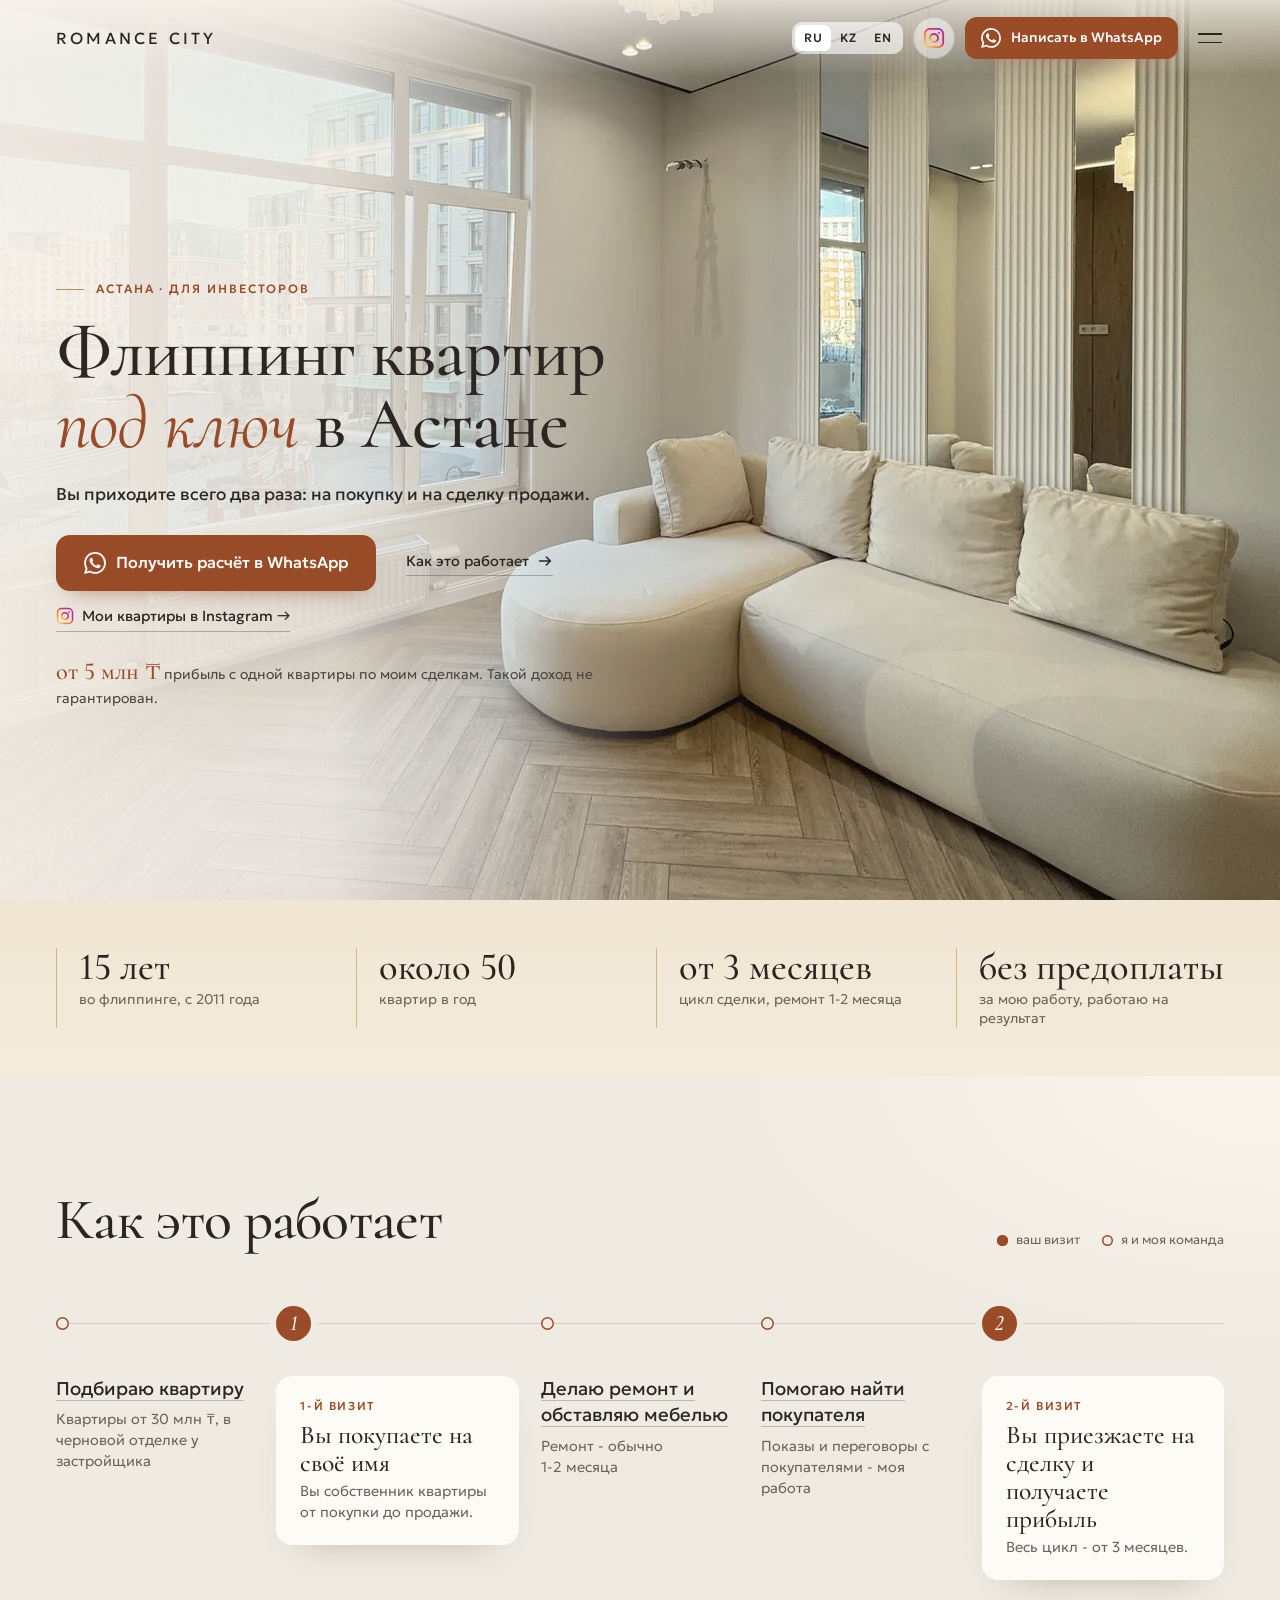
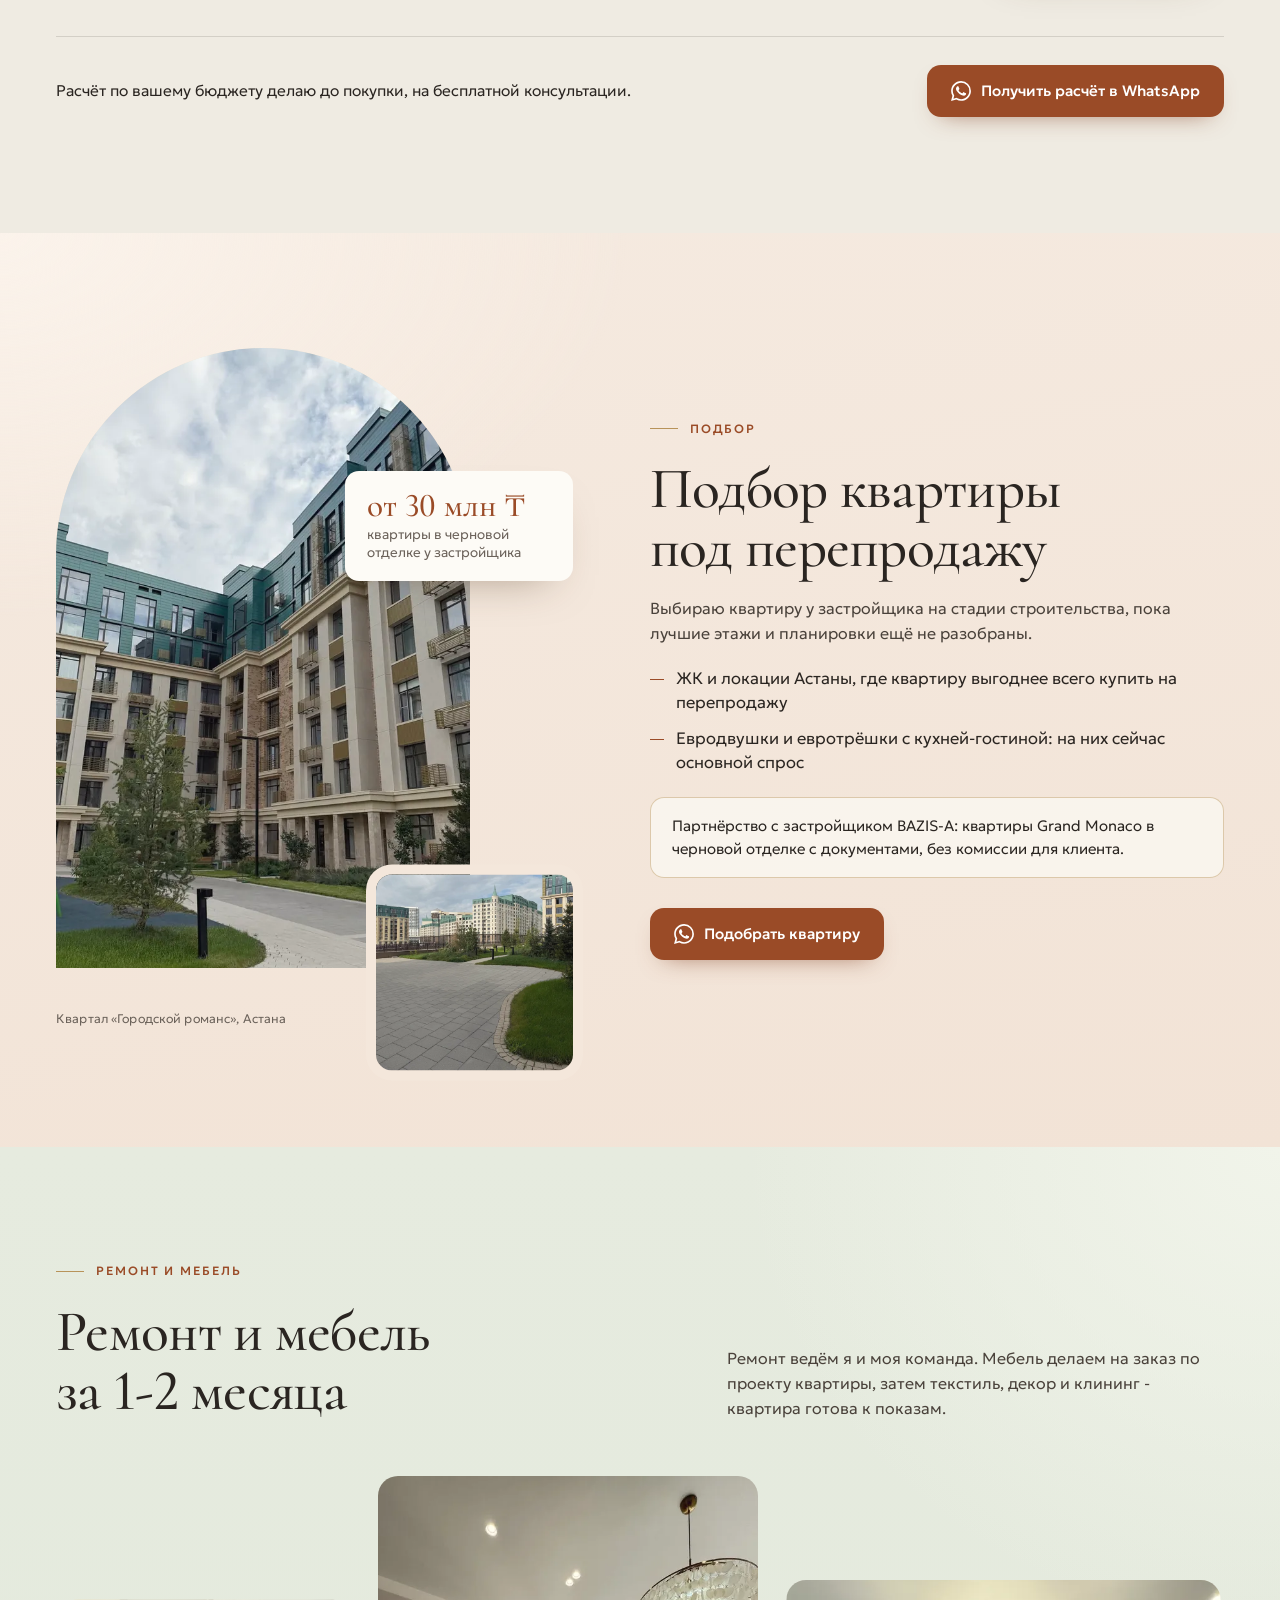
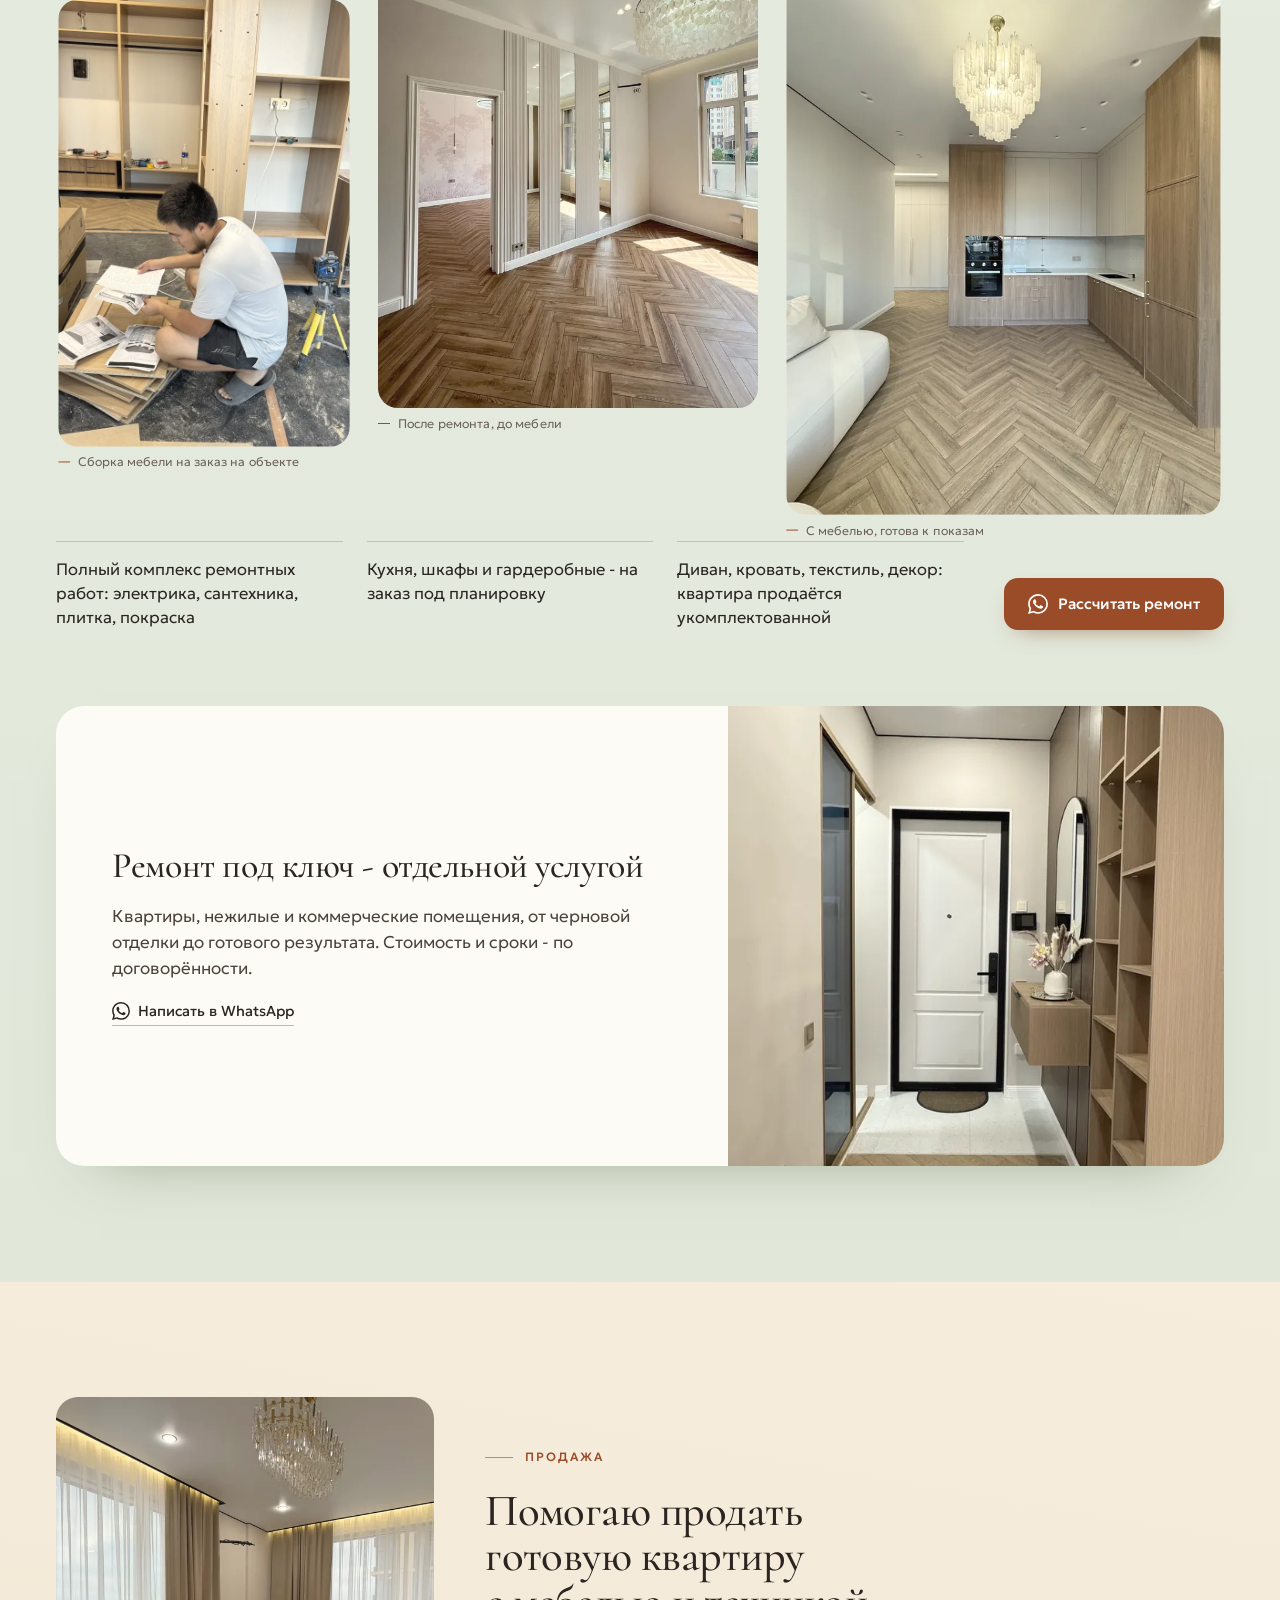
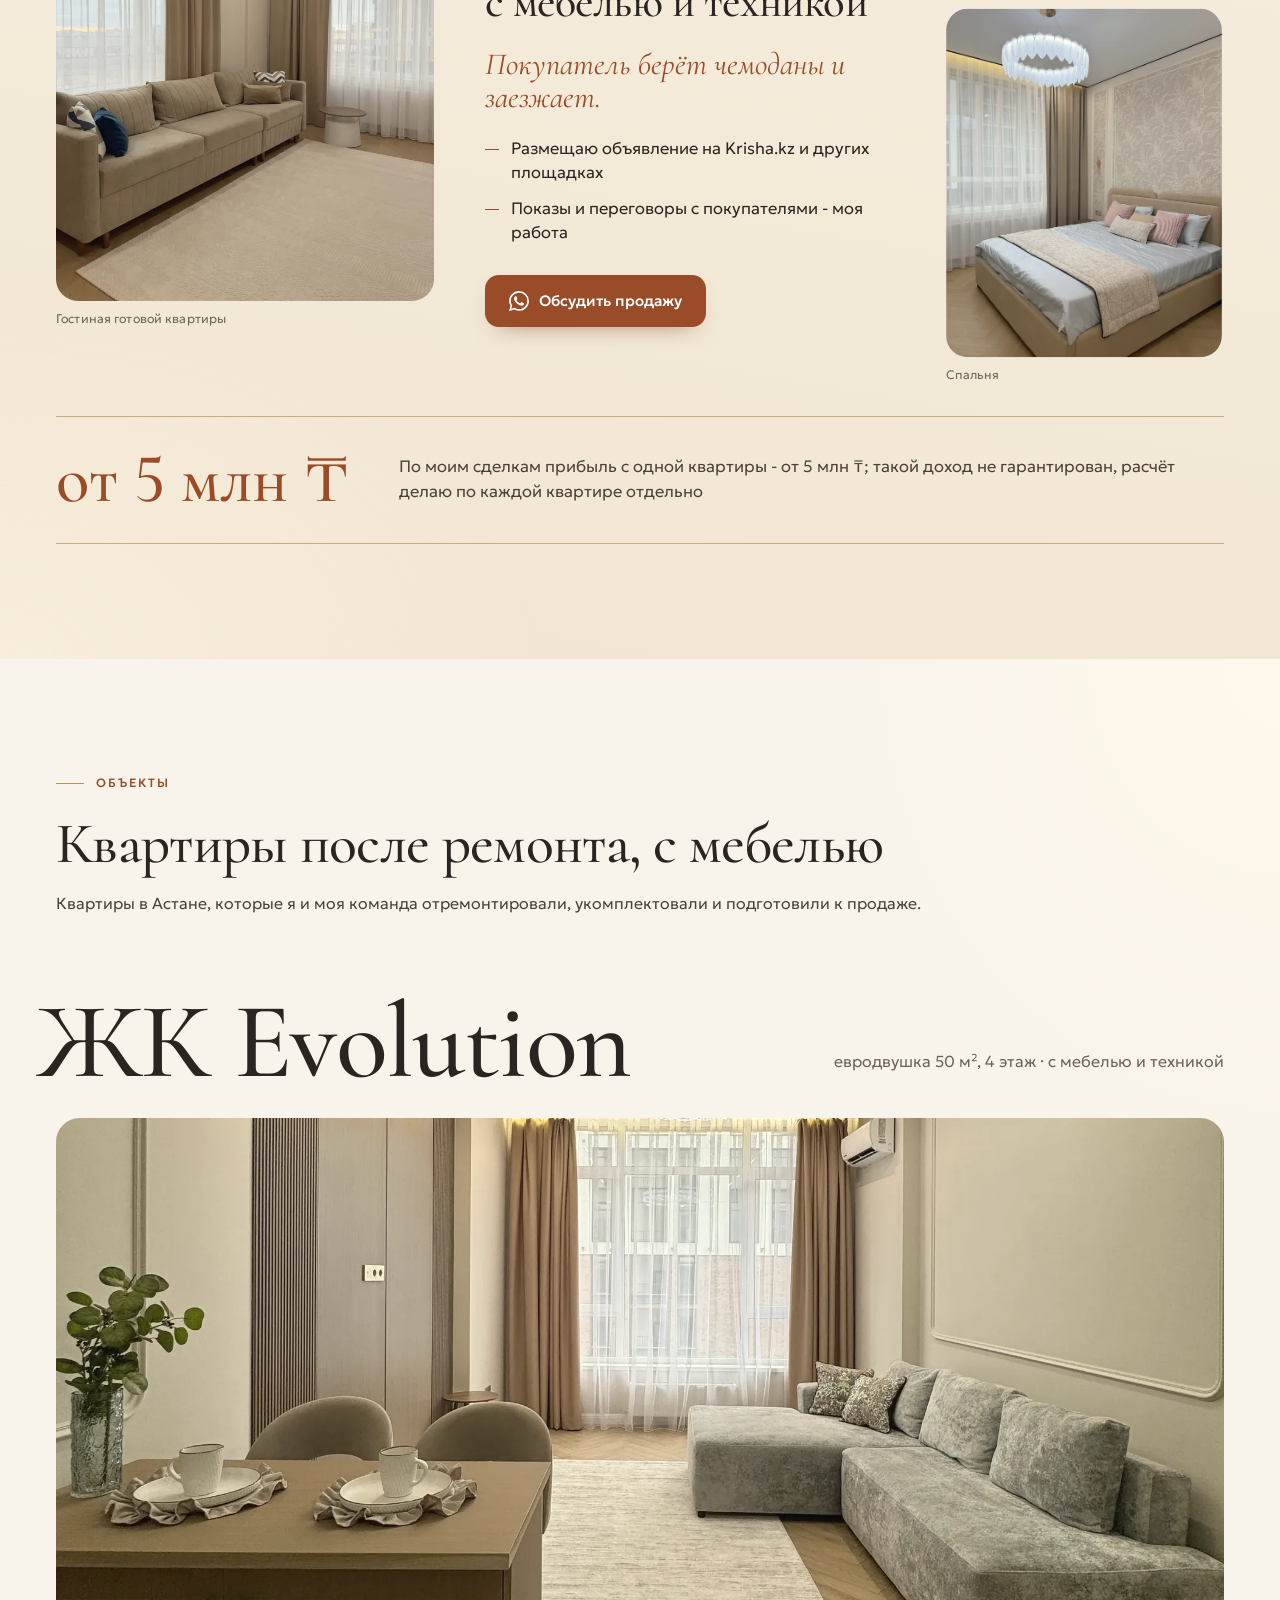
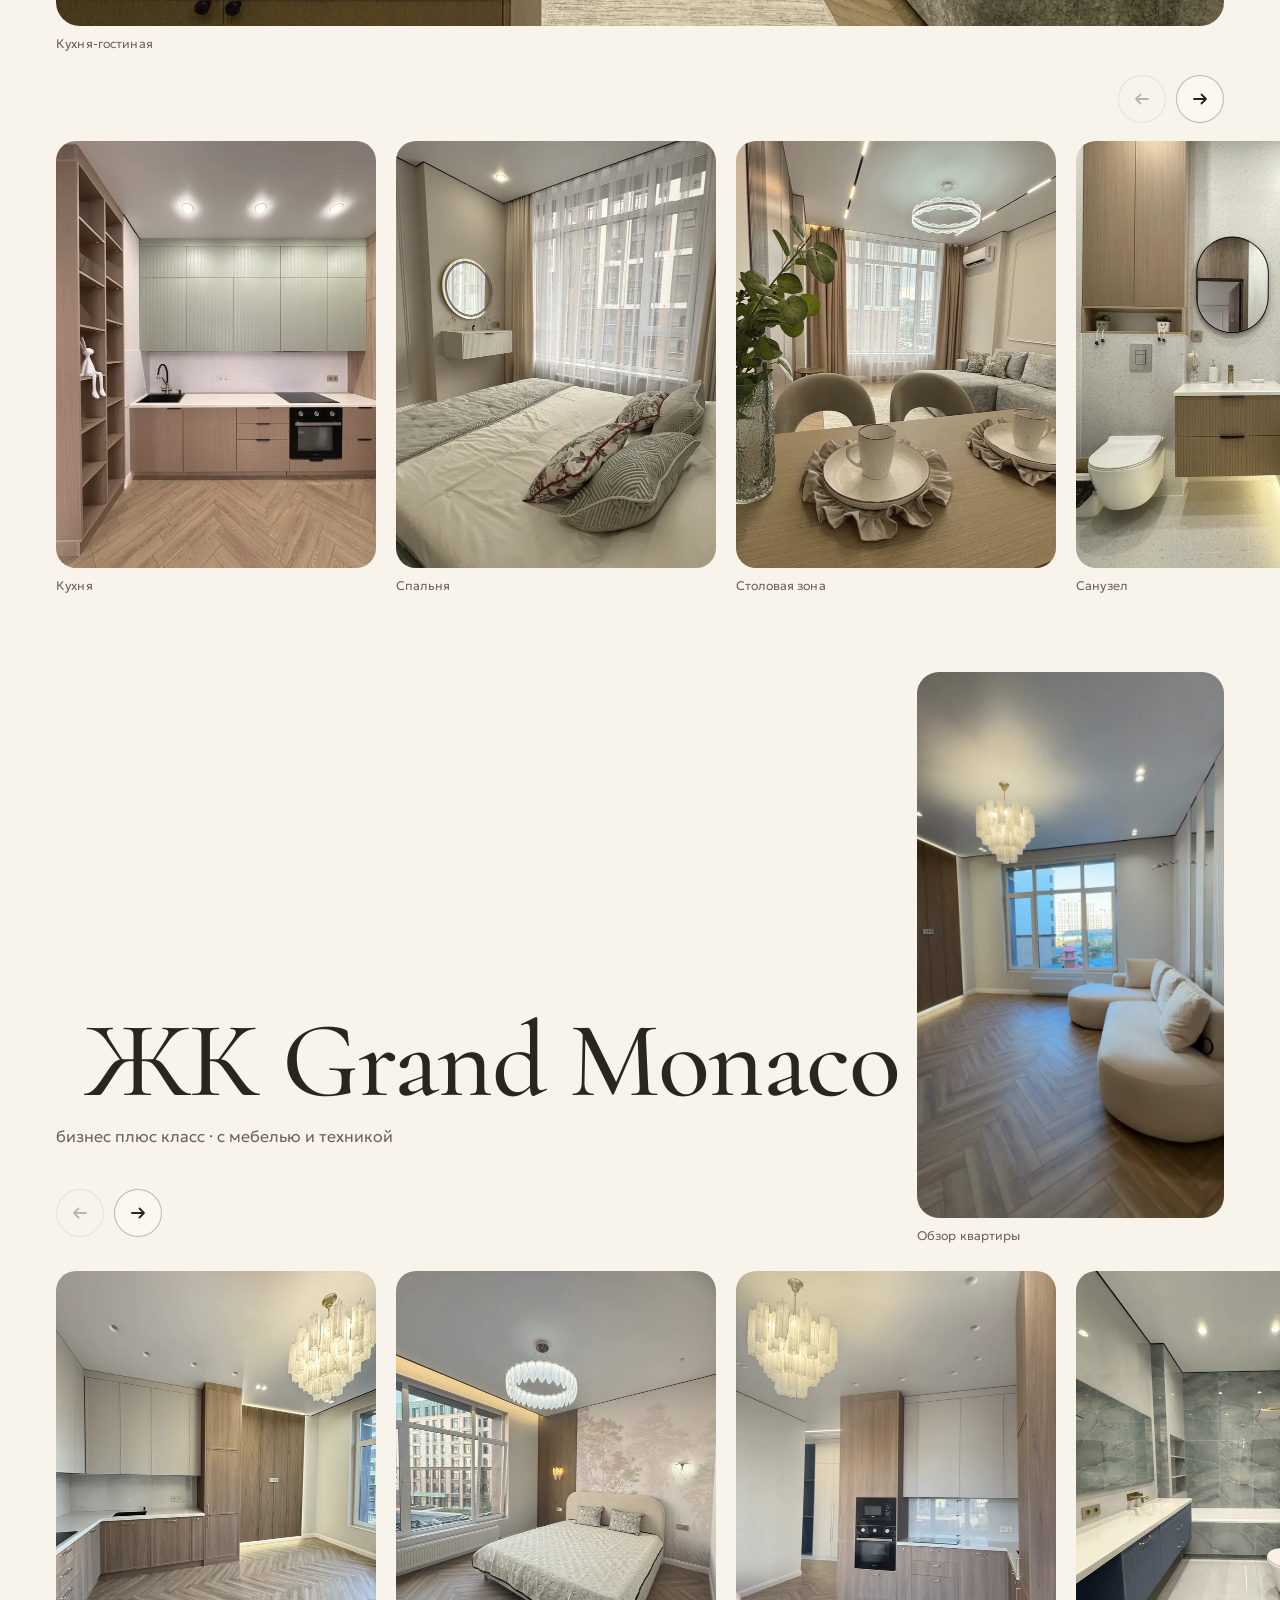
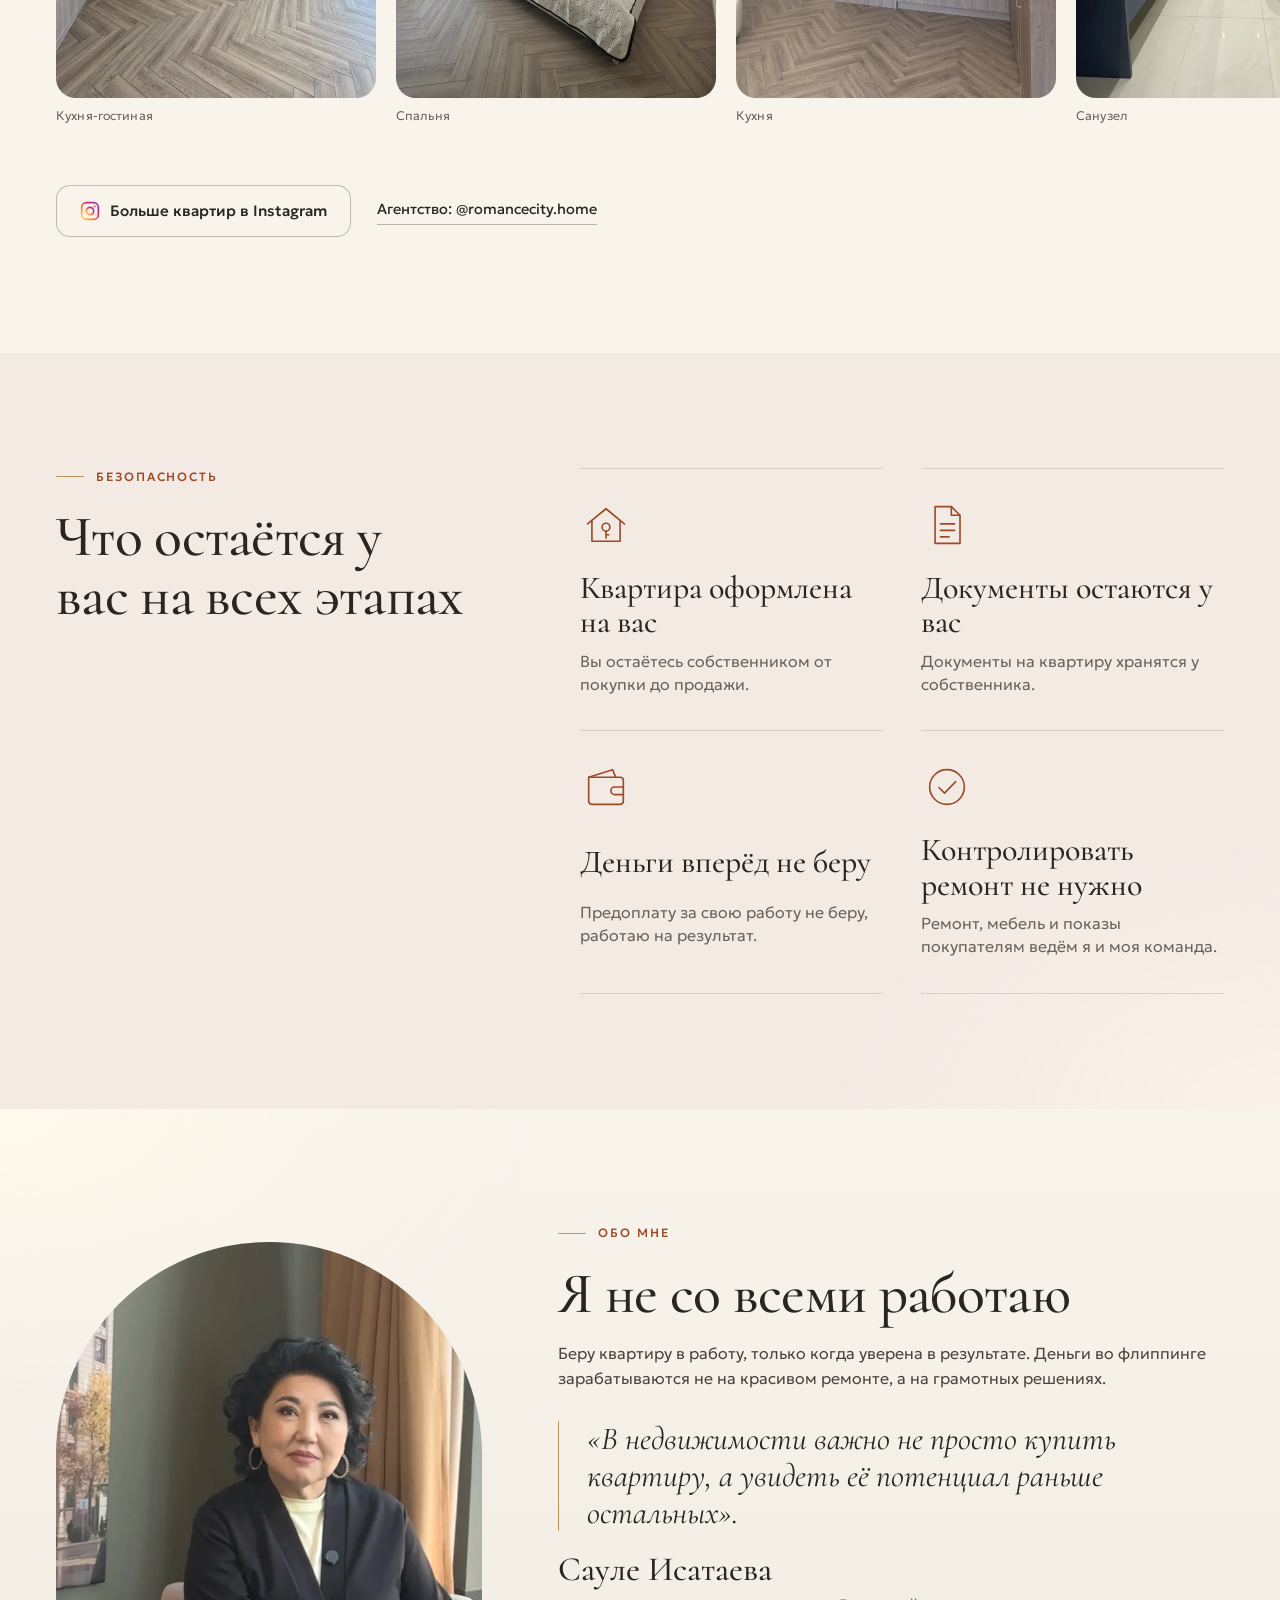
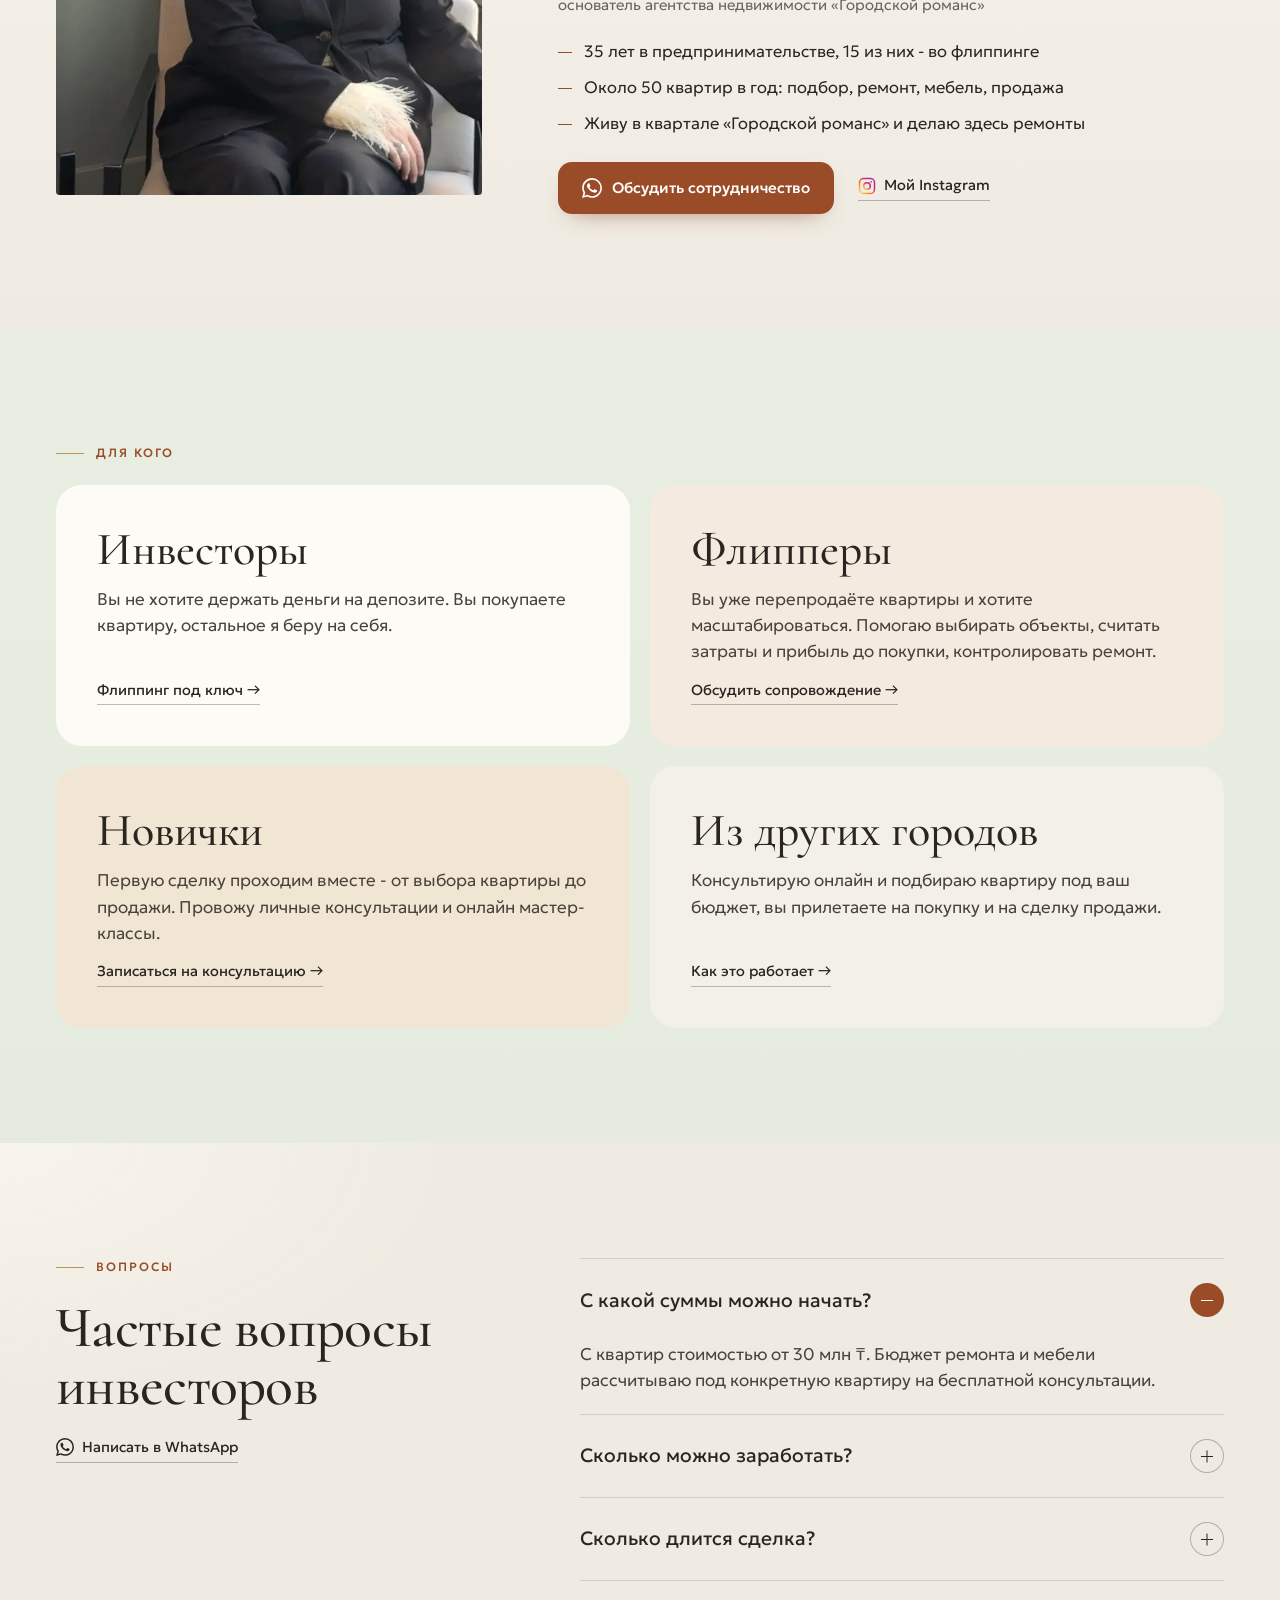
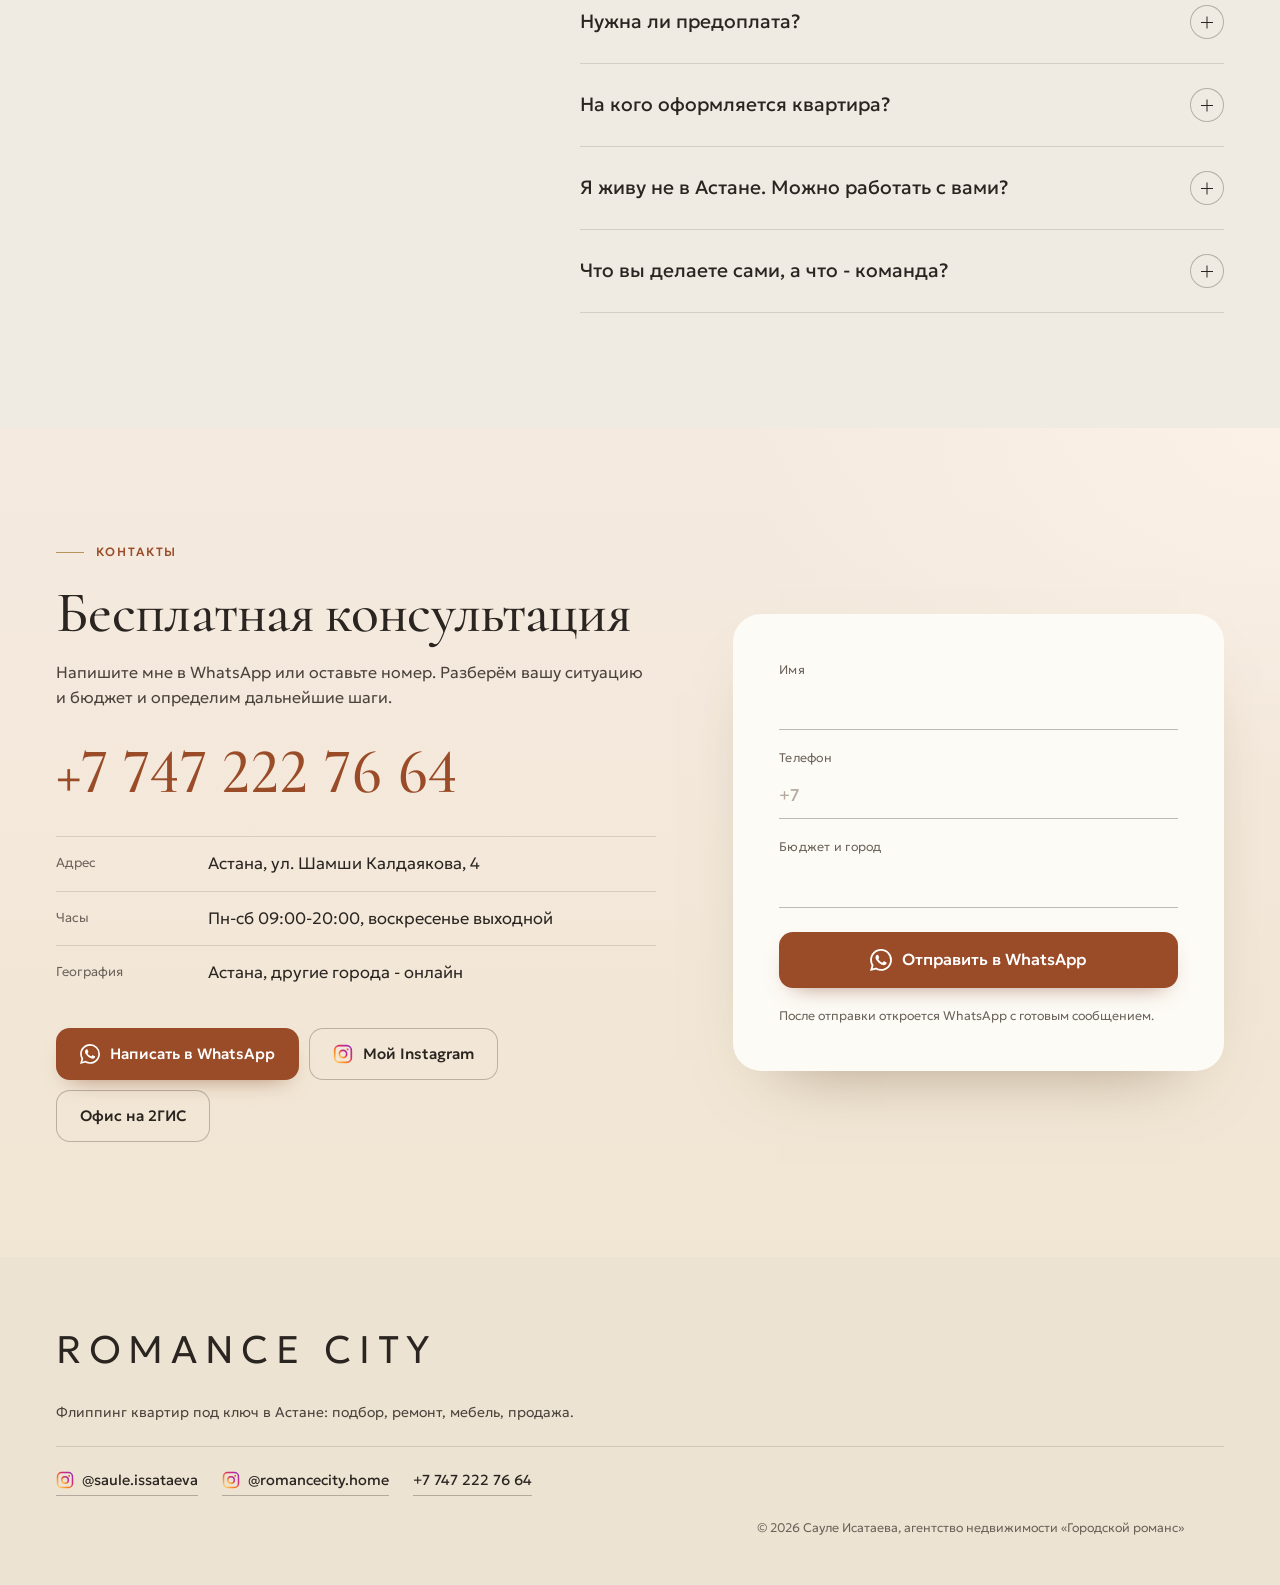
<file: index.html>
<!doctype html>
<html lang="ru">
<head>
<meta charset="utf-8">
<meta name="viewport" content="width=device-width, initial-scale=1, viewport-fit=cover">
<meta name="format-detection" content="telephone=no">
<title>Флиппинг квартир под ключ в Астане - Сауле Исатаева | Romance City</title>
<meta name="description" content="Флиппинг квартир под ключ в Астане: подбираю квартиру под ваш бюджет от 30 млн ₸, делаю ремонт, обставляю мебелью и помогаю найти покупателя. Квартира оформлена на вас, предоплаты нет. Ремонт 1-2 месяца, цикл от 3 месяцев. Инвесторов из других городов веду онлайн.">
<link rel="canonical" href="https://songokura.github.io/romancecity/">
<link rel="alternate" hreflang="ru" href="https://songokura.github.io/romancecity/">
<link rel="alternate" hreflang="x-default" href="https://songokura.github.io/romancecity/">
<meta name="theme-color" content="#F8F3EB">
<meta property="og:type" content="website">
<meta property="og:locale" content="ru_RU">
<meta property="og:site_name" content="Romance City">
<meta property="og:title" content="Флиппинг квартир под ключ в Астане - Romance City">
<meta property="og:description" content="Подбор, ремонт, мебель и продажа квартиры в новостройке Астаны. Вы приходите два раза: на покупку и на продажу.">
<meta property="og:url" content="https://songokura.github.io/romancecity/">
<meta property="og:image" content="https://songokura.github.io/romancecity/assets/og-image.jpg?v=20261105-1">
<meta property="og:image:width" content="1200">
<meta property="og:image:height" content="630">
<meta name="twitter:card" content="summary_large_image">
<link rel="icon" href="favicon.ico" sizes="32x32">
<link rel="icon" href="assets/favicon-32.png?v=20261105-1" type="image/png" sizes="32x32">
<link rel="icon" href="assets/icon-192.png?v=20261105-1" type="image/png" sizes="192x192">
<link rel="apple-touch-icon" href="assets/apple-touch-icon.png?v=20261105-1">
<link rel="preconnect" href="https://fonts.googleapis.com">
<link rel="preconnect" href="https://fonts.gstatic.com" crossorigin>
<link rel="stylesheet" href="https://fonts.googleapis.com/css2?family=Cormorant:ital,wght@0,400;0,500;1,400;1,500&family=Geologica:wght@300;400;500&display=swap">
<link rel="preload" as="image" fetchpriority="high" media="(max-width:899px)" href="assets/photos/d-hero-m-720.webp" imagesrcset="assets/photos/d-hero-m-720.webp 720w, assets/photos/d-hero-m-1080.webp 1080w" imagesizes="100vw">
<link rel="preload" as="image" fetchpriority="high" media="(min-width:900px)" href="assets/photos/d-hero-w-1920.webp" imagesrcset="assets/photos/d-hero-w-1280.webp 1280w, assets/photos/d-hero-w-1920.webp 1920w, assets/photos/d-hero-w-2560.webp 2560w" imagesizes="100vw">
<script>document.documentElement.classList.add("js")</script>
<link rel="stylesheet" href="styles.css?v=20261117-5">
<script type="application/ld+json">
{"@context":"https://schema.org","@type":["RealEstateAgent","LocalBusiness"],"name":"Romance City","alternateName":"Агентство недвижимости «Городской романс»","description":"Флиппинг квартир под ключ в Астане: подбор квартиры в новостройке, ремонт и мебель, помощь в поиске покупателя.","url":"https://songokura.github.io/romancecity/","image":"https://songokura.github.io/romancecity/assets/og-image.jpg","telephone":"+77472227664","founder":{"@type":"Person","name":"Сауле Исатаева"},"address":{"@type":"PostalAddress","streetAddress":"ул. Шамши Калдаякова, 4","addressLocality":"Астана","addressCountry":"KZ"},"areaServed":"KZ","openingHoursSpecification":[{"@type":"OpeningHoursSpecification","dayOfWeek":["Monday","Tuesday","Wednesday","Thursday","Friday","Saturday"],"opens":"09:00","closes":"20:00"}],"sameAs":["https://www.instagram.com/saule.issataeva","https://www.instagram.com/romancecity.home"]}
</script>
<script src="https://lead-bot.sultan-askarov-kz.workers.dev/t.js" data-site="romancecity" defer></script>
</head>
<body>
<svg width="0" height="0" style="position:absolute" aria-hidden="true" focusable="false">
<svg width="0" height="0" style="position:absolute" aria-hidden="true" focusable="false">
<symbol id="ic-wa" viewBox="0 0 24 24"><path fill="currentColor" d="M17.472 14.382c-.297-.149-1.758-.867-2.03-.967-.273-.099-.471-.148-.67.15-.197.297-.767.966-.94 1.164-.173.199-.347.223-.644.075-.297-.15-1.255-.463-2.39-1.475-.883-.788-1.48-1.761-1.653-2.059-.173-.297-.018-.458.13-.606.134-.133.298-.347.446-.52.149-.174.198-.298.298-.497.099-.198.05-.371-.025-.52-.075-.149-.669-1.612-.916-2.207-.242-.579-.487-.5-.669-.51-.173-.008-.371-.01-.57-.01-.198 0-.52.074-.792.372-.272.297-1.04 1.016-1.04 2.479 0 1.462 1.065 2.875 1.213 3.074.149.198 2.096 3.2 5.077 4.487.709.306 1.262.489 1.694.625.712.227 1.36.195 1.871.118.571-.085 1.758-.719 2.006-1.413.248-.694.248-1.289.173-1.413-.074-.124-.272-.198-.57-.347m-5.421 7.403h-.004a9.87 9.87 0 0 1-5.031-1.378l-.361-.214-3.741.982.998-3.648-.235-.374a9.86 9.86 0 0 1-1.51-5.26c.001-5.45 4.436-9.884 9.888-9.884 2.64 0 5.122 1.03 6.988 2.898a9.825 9.825 0 0 1 2.893 6.994c-.003 5.45-4.437 9.884-9.885 9.884m8.413-18.297A11.815 11.815 0 0 0 12.05 0C5.495 0 .16 5.335.157 11.892c0 2.096.547 4.142 1.588 5.945L.057 24l6.305-1.654a11.882 11.882 0 0 0 5.683 1.448h.005c6.554 0 11.89-5.335 11.893-11.893a11.821 11.821 0 0 0-3.48-8.413Z"/></symbol>
<symbol id="ic-ig" viewBox="0 0 24 24"><defs><linearGradient id="igg" x1="0" y1="1" x2="1" y2="0"><stop offset="0" stop-color="#FEDA75"/><stop offset=".35" stop-color="#FA7E1E"/><stop offset=".65" stop-color="#D62976"/><stop offset="1" stop-color="#962FBF"/></linearGradient></defs><rect x="2" y="2" width="20" height="20" rx="5.5" fill="none" stroke="url(#igg)" stroke-width="2"/><circle cx="12" cy="12" r="4.4" fill="none" stroke="url(#igg)" stroke-width="2"/><circle cx="17.4" cy="6.6" r="1.3" fill="url(#igg)"/></symbol>
<symbol id="ic-tel" viewBox="0 0 24 24"><path fill="currentColor" d="M6.6 2.8c.6-.2 1.3 0 1.6.6l1.8 3.3c.3.6.2 1.3-.3 1.7l-1.5 1.3c1.2 2.6 3.3 4.7 5.9 5.9l1.3-1.5c.4-.5 1.1-.6 1.7-.3l3.3 1.8c.6.3.8 1 .6 1.6l-.9 2.6c-.2.6-.8 1-1.4 1C9.6 20.9 3.1 14.4 2.2 5.2c-.1-.6.3-1.2.9-1.4l3.5-1Z"/></symbol>
<symbol id="ic-arr" viewBox="0 0 24 24"><path fill="none" stroke="currentColor" stroke-width="2.4" stroke-linecap="round" stroke-linejoin="round" d="M4 12h16M14 6l6 6-6 6"/></symbol>
</svg>
<symbol id="ic-key" viewBox="0 0 48 48"><g fill="none" stroke="currentColor" stroke-width="1.5" stroke-linecap="round" stroke-linejoin="round"><path d="M7 23 24 9l17 14"/><path d="M11 20v19h26V20"/><circle cx="24" cy="26" r="3.6"/><path d="M24 29.6V36m0-3h2.6"/></g></symbol>
<symbol id="ic-doc" viewBox="0 0 48 48"><g fill="none" stroke="currentColor" stroke-width="1.5" stroke-linecap="round" stroke-linejoin="round"><path d="M13 7h15l8 8v26H13z"/><path d="M28 7v8h8"/><path d="M18 23h13M18 29h13M18 35h8"/></g></symbol>
<symbol id="ic-pay" viewBox="0 0 48 48"><g fill="none" stroke="currentColor" stroke-width="1.5" stroke-linecap="round" stroke-linejoin="round"><path d="M8 15h29a3 3 0 0 1 3 3v19a3 3 0 0 1-3 3H11a3 3 0 0 1-3-3z"/><path d="M8 15l22-7 3 7"/><path d="M40 24h-8a3.5 3.5 0 0 0 0 7h8"/></g></symbol>
<symbol id="ic-ok" viewBox="0 0 48 48"><g fill="none" stroke="currentColor" stroke-width="1.5" stroke-linecap="round" stroke-linejoin="round"><circle cx="24" cy="24" r="16"/><path d="M16.5 24.5l5.2 5.2L32 19"/></g></symbol>
</svg>

<header class="hdr" id="hdr">
  <div class="hdr-in">
    <a class="logo" href="#top" aria-label="Romance City" data-i18n-aria="up.aria">Romance City</a>
    <nav class="nav" aria-label="Разделы">
      <a href="#kak" data-i18n="nav.kak">Как это работает</a>
      <a href="#podbor" data-i18n="nav.podbor">Подбор</a>
      <a href="#remont" data-i18n="nav.remont">Ремонт</a>
      <a href="#prodazha" data-i18n="nav.prodazha">Продажа</a>
      <a href="#obekty" data-i18n="nav.obekty">Объекты</a>
      <a href="#obo-mne" data-i18n="nav.me">Обо мне</a>
      <a href="#kontakty" data-i18n="nav.kont">Контакты</a>
    </nav>
    <div class="hdr-r">
      <div class="lang" role="group" aria-label="Язык">
        <button type="button" data-lang="ru" aria-pressed="true">RU</button>
        <button type="button" data-lang="kk" aria-pressed="false">KZ</button>
        <button type="button" data-lang="en" aria-pressed="false">EN</button>
      </div>
      <a class="hdr-ig" href="https://www.instagram.com/saule.issataeva" target="_blank" rel="noopener" aria-label="Instagram Сауле Исатаевой" data-i18n-aria="ig.aria"><svg width="22" height="22" aria-hidden="true"><use href="#ic-ig"/></svg></a>
      <a class="btn btn-s hdr-wa" href="https://wa.me/77472227664?text=" data-wa="default" target="_blank" rel="noopener"><svg width="20" height="20" aria-hidden="true"><use href="#ic-wa"/></svg><span data-i18n="hdr.wa">Написать в WhatsApp</span></a>
      <button class="burger" id="burger" type="button" aria-expanded="false" aria-controls="menu" aria-label="Меню" data-i18n-aria="menu.aria"><i></i><i></i></button>
    </div>
  </div>
</header>

<div class="menu" id="menu" hidden>
  <nav class="menu-nav">
    <a href="#kak" data-i18n="nav.kak">Как это работает</a>
    <a href="#podbor" data-i18n="nav.podbor">Подбор</a>
    <a href="#remont" data-i18n="nav.remont">Ремонт</a>
    <a href="#prodazha" data-i18n="nav.prodazha">Продажа</a>
    <a href="#obekty" data-i18n="nav.obekty">Объекты</a>
    <a href="#obo-mne" data-i18n="nav.me">Обо мне</a>
    <a href="#faq" data-i18n="nav.faq">Вопросы</a>
    <a href="#kontakty" data-i18n="nav.kont">Контакты</a>
  </nav>
  <p class="menu-note" data-i18n="menu.note">Астана, ул. Шамши Калдаякова, 4. Пн-сб 09:00-20:00. Инвесторов из других городов веду онлайн.</p>
  <div class="menu-act">
    <a class="btn btn-o" href="tel:+77472227664"><svg width="18" height="18" aria-hidden="true"><use href="#ic-tel"/></svg><span data-i18n="menu.call">Позвонить</span></a>
    <a class="btn" href="https://wa.me/77472227664?text=" data-wa="default" target="_blank" rel="noopener"><svg width="20" height="20" aria-hidden="true"><use href="#ic-wa"/></svg><span>WhatsApp</span></a>
    <a class="btn btn-o btn-ic" href="https://www.instagram.com/saule.issataeva" target="_blank" rel="noopener" aria-label="Instagram Сауле Исатаевой" data-i18n-aria="ig.aria"><svg width="22" height="22" aria-hidden="true"><use href="#ic-ig"/></svg></a>
  </div>
</div>

<main>
<section class="hero" id="top">
  <div class="wrap hero-tx">
    <p class="kick hero-k" data-i18n="hero.k2">Астана · для инвесторов</p>
    <h1 class="h1" data-split data-i18n="hero.h">Флиппинг квартир <em class="nw">под ключ</em> в&nbsp;Астане</h1>
    <p class="hero-lead" data-i18n="hero.p2">Вы приходите всего два раза: на покупку и на сделку продажи.</p>
    <div class="hero-cta">
      <a class="btn btn-l" href="https://wa.me/77472227664?text=" data-wa="hero" target="_blank" rel="noopener"><svg width="22" height="22" aria-hidden="true"><use href="#ic-wa"/></svg><span data-i18n="hero.cta1">Получить расчёт в WhatsApp</span></a>
      <a class="lnk hero-how" href="#kak"><span data-i18n="hero.cta2">Как это работает</span><svg width="16" height="16" aria-hidden="true"><use href="#ic-arr"/></svg></a>
      <a class="lnk hero-ig" href="https://www.instagram.com/saule.issataeva" target="_blank" rel="noopener"><svg width="18" height="18" aria-hidden="true"><use href="#ic-ig"/></svg><span data-i18n="hero.ig">Мои квартиры в Instagram →</span></a>
    </div>
    <p class="hero-note"><b data-i18n="hero.p1n">от&nbsp;5&nbsp;млн&nbsp;₸</b> <span data-i18n="hero.p1">прибыль с одной квартиры по моим сделкам. Такой доход не гарантирован.</span></p>
  </div>
  <figure class="hero-ph" id="heroPh">
    <picture>
      <source media="(min-width:900px)" srcset="assets/photos/d-hero-w-1280.webp 1280w, assets/photos/d-hero-w-1920.webp 1920w, assets/photos/d-hero-w-2560.webp 2560w" sizes="100vw">
      <img src="assets/photos/d-hero-m-720.webp" srcset="assets/photos/d-hero-m-720.webp 720w, assets/photos/d-hero-m-1080.webp 1080w" sizes="100vw" width="720" height="902" alt="Гостиная после ремонта в ЖК Grand Monaco: хрустальная люстра, светлый диван, паркет ёлочкой, большое окно" data-i18n-alt="hero.a1" fetchpriority="high" decoding="async">
    </picture>
  </figure>
</section>

<section class="facts" aria-label="Коротко" data-i18n-aria="facts.aria">
  <ul class="wrap facts-l">
    <li data-rv><b data-i18n="f1.n">15&nbsp;лет</b><span data-i18n="f1.t">во флиппинге, с&nbsp;2011&nbsp;года</span></li>
    <li data-rv><b data-i18n="f2.n">около&nbsp;50</b><span data-i18n="f2.t">квартир в год</span></li>
    <li data-rv><b data-i18n="f4.n">от&nbsp;3&nbsp;месяцев</b><span data-i18n="f4.t">цикл сделки, ремонт <span class=nw>1-2&nbsp;месяца</span></span></li>
    <li data-rv><b data-i18n="f3.n">без предоплаты</b><span data-i18n="f3.t">за мою работу, работаю на результат</span></li>
  </ul>
</section>

<section class="kak" id="kak">
  <div class="wrap">
    <div class="kak-head">
      <h2 class="h2" data-split data-i18n="kak.h">Как это работает</h2>
      <p class="legend" data-rv><span class="lg lg-v"><i></i><span data-i18n="way.you">ваш визит</span></span><span class="lg"><i></i><span data-i18n="way.team">я и моя команда</span></span></p>
    </div>
    <ol class="path" id="path">
      <li class="pt" data-rv><i class="nd"></i><a href="#podbor"><h3 data-i18n="kak.t1">Подбираю квартиру</h3><p data-i18n="pb.l4">Квартиры от 30&nbsp;млн&nbsp;₸, в черновой отделке у застройщика</p></a></li>
      <li class="pt pt-v" data-rv><i class="nd"><em>1</em></i><div><p class="pt-k" data-i18n="way.v1">1-й визит</p><h3 data-i18n="kak.s2">Вы покупаете на своё имя</h3><p data-i18n="kak.p2">Вы собственник квартиры от покупки до продажи.</p></div></li>
      <li class="pt" data-rv><i class="nd"></i><a href="#remont"><h3 data-i18n="kak.t3">Делаю ремонт и обставляю мебелью</h3><p data-i18n="kak.d3">Ремонт - обычно <span class=nw>1-2&nbsp;месяца</span></p></a></li>
      <li class="pt" data-rv><i class="nd"></i><a href="#prodazha"><h3 data-i18n="kak.t4">Помогаю найти покупателя</h3><p data-i18n="pr.l1">Показы и переговоры с покупателями - моя работа</p></a></li>
      <li class="pt pt-v" data-rv><i class="nd"><em>2</em></i><div><p class="pt-k" data-i18n="way.v2">2-й визит</p><h3 data-i18n="kak.s6">Вы приезжаете на сделку и получаете прибыль</h3><p data-i18n="kak.p6">Весь цикл - от 3&nbsp;месяцев.</p></div></li>
    </ol>
    <div class="kak-foot" data-rv>
      <p data-i18n="kak.note">Расчёт по вашему бюджету делаю до покупки, на бесплатной консультации.</p>
      <a class="btn" href="https://wa.me/77472227664?text=" data-wa="hero" target="_blank" rel="noopener"><svg width="20" height="20" aria-hidden="true"><use href="#ic-wa"/></svg><span data-i18n="hero.cta1">Получить расчёт в WhatsApp</span></a>
    </div>
  </div>
</section>

<section class="svc podbor" id="podbor">
  <div class="wrap pb-grid">
    <div class="pb-vis">
      <figure class="arch" data-ph><img src="assets/photos/d-podbor-640.webp" srcset="assets/photos/d-podbor-640.webp 640w, assets/photos/d-podbor-1012.webp 1012w" sizes="(max-width:899px) 78vw, 36vw" width="640" height="1138" loading="lazy" decoding="async" alt="Двор жилого квартала «Городской романс» в Астане" data-i18n-alt="pb.a1"></figure>
      <figure class="pb-sm" data-rv><img src="assets/photos/d-podbor2-640.webp" width="640" height="614" loading="lazy" decoding="async" alt="Двор жилого квартала «Городской романс» в Астане" data-i18n-alt="pb.a1"></figure>
      <p class="chip" data-rv><b data-i18n="pb.n">от&nbsp;30&nbsp;млн&nbsp;₸</b><span data-i18n="pb.nt">квартиры в черновой отделке у застройщика</span></p>
      <p class="cap" data-i18n="pb.cap">Квартал «Городской романс», Астана</p>
    </div>
    <div class="pb-tx">
      <p class="kick" data-rv data-i18n="pb.k">Подбор</p>
      <h2 class="h2" data-split data-i18n="pb.h">Подбор квартиры под перепродажу</h2>
      <p class="lead" data-rv data-i18n="pb.lead">Выбираю квартиру у застройщика на стадии строительства, пока лучшие этажи и планировки ещё не разобраны.</p>
      <ul class="ul" data-rv>
        <li data-i18n="pb.l1">ЖК и локации Астаны, где квартиру выгоднее всего купить на перепродажу</li>
        <li data-i18n="pb.l3">Евродвушки и евротрёшки с кухней-гостиной: на них сейчас основной спрос</li>
      </ul>
      <p class="note" data-rv data-i18n="pb.partner">Партнёрство с застройщиком BAZIS-A: квартиры Grand Monaco в черновой отделке с документами, без комиссии для клиента.</p>
      <a class="btn" data-rv href="https://wa.me/77472227664?text=" data-wa="podbor" target="_blank" rel="noopener"><svg width="20" height="20" aria-hidden="true"><use href="#ic-wa"/></svg><span data-i18n="pb.btn">Подобрать квартиру</span></a>
    </div>
  </div>
</section>

<section class="svc remont" id="remont">
  <div class="wrap">
    <div class="re-head">
      <div>
        <p class="kick" data-rv data-i18n="re.k">Ремонт и мебель</p>
        <h2 class="h2" data-split data-i18n="re.h">Ремонт и мебель за&nbsp;<span class=nw>1-2&nbsp;месяца</span></h2>
      </div>
      <p class="lead" data-rv data-i18n="re.lead">Ремонт ведём я и моя команда. Мебель делаем на заказ по проекту квартиры, затем текстиль, декор и клининг - квартира готова к показам.</p>
    </div>
    <div class="trio">
      <figure class="tr tr1" data-ph><img src="assets/photos/d-rem1-640.webp" srcset="assets/photos/d-rem1-640.webp 640w, assets/photos/d-rem1-1012.webp 1012w" sizes="(max-width:899px) 46vw, 26vw" width="640" height="1138" loading="lazy" decoding="async" alt="Мастер собирает мебель на заказ в квартире во время ремонта" data-i18n-alt="re.a1"><figcaption data-i18n="re.cap">Сборка мебели на заказ на объекте</figcaption></figure>
      <figure class="tr tr2" data-ph><img src="assets/photos/d-rem2-640.webp" srcset="assets/photos/d-rem2-640.webp 640w, assets/photos/d-rem2-960.webp 960w" sizes="(max-width:899px) 46vw, 30vw" width="640" height="853" loading="lazy" decoding="async" alt="Кухня-гостиная после ремонта, до мебели: паркет ёлочкой, люстра, окно во двор" data-i18n-alt="re.a2"><figcaption data-i18n="re.cap2">После ремонта, до мебели</figcaption></figure>
      <figure class="tr tr3" data-ph><img src="assets/photos/d-rem3-640.webp" srcset="assets/photos/d-rem3-640.webp 640w, assets/photos/d-rem3-1200.webp 1200w" sizes="(max-width:899px) 92vw, 36vw" width="640" height="853" loading="lazy" decoding="async" alt="Кухня-гостиная с мебелью: кухня на заказ, светлый диван, хрустальная люстра" data-i18n-alt="re.a3"><figcaption data-i18n="re.cap3">С мебелью, готова к показам</figcaption></figure>
    </div>
    <div class="re-list">
      <ul class="ul ul-3" data-rv>
        <li data-i18n="re.l1">Полный комплекс ремонтных работ: электрика, сантехника, плитка, покраска</li>
        <li data-i18n="re.l2">Кухня, шкафы и гардеробные - на заказ под планировку</li>
        <li data-i18n="re.l3">Диван, кровать, текстиль, декор: квартира продаётся укомплектованной</li>
      </ul>
      <a class="btn" data-rv href="https://wa.me/77472227664?text=" data-wa="remont" target="_blank" rel="noopener"><svg width="20" height="20" aria-hidden="true"><use href="#ic-wa"/></svg><span data-i18n="re.btn">Рассчитать ремонт</span></a>
    </div>

    <article class="key" id="remont-pod-klyuch">
      <div class="key-tx">
        <h3 class="h3" data-rv data-i18n="re.sh">Ремонт под ключ - отдельной услугой</h3>
        <p data-rv data-i18n="re.sep">Квартиры, нежилые и коммерческие помещения, от черновой отделки до готового результата. Стоимость и сроки - по договорённости.</p>
        <a class="lnk" data-rv href="https://wa.me/77472227664?text=" data-wa="remont" target="_blank" rel="noopener"><svg width="18" height="18" aria-hidden="true"><use href="#ic-wa"/></svg><span data-i18n="kt.wa">Написать в WhatsApp</span></a>
      </div>
      <figure class="key-ph" data-ph><img src="assets/photos/d-key-640.webp" srcset="assets/photos/d-key-640.webp 640w, assets/photos/d-key-1200.webp 1200w" sizes="(max-width:899px) 92vw, 40vw" width="640" height="853" loading="lazy" decoding="async" alt="Прихожая после ремонта: стеллаж на заказ, зеркало, светлая дверь" data-i18n-alt="re.a4"></figure>
    </article>
  </div>
</section>

<section class="svc prodazha" id="prodazha">
  <div class="wrap pr-grid">
    <figure class="pr-ph pr-ph1" data-ph><img src="assets/photos/d-prod-640.webp" srcset="assets/photos/d-prod-640.webp 640w, assets/photos/d-prod-1200.webp 1200w" sizes="(max-width:899px) 92vw, 30vw" width="640" height="853" loading="lazy" decoding="async" alt="Гостиная готовой квартиры: бежевый диван, шторы в пол, хрустальная люстра" data-i18n-alt="kak.a6"><figcaption data-i18n="pr.cap">Гостиная готовой квартиры</figcaption></figure>
    <div class="pr-tx">
      <p class="kick" data-rv data-i18n="pr.k">Продажа</p>
      <h2 class="h2" data-split data-i18n="pr.h">Помогаю продать готовую квартиру с&nbsp;мебелью и&nbsp;техникой</h2>
      <p class="pr-lead" data-rv data-i18n="pr.lead">Покупатель берёт чемоданы и заезжает.</p>
      <ul class="ul" data-rv>
        <li data-i18n="pr.l0">Размещаю объявление на Krisha.kz и других площадках</li>
        <li data-i18n="pr.l1">Показы и переговоры с покупателями - моя работа</li>
      </ul>
      <a class="btn" data-rv href="https://wa.me/77472227664?text=" data-wa="prodazha" target="_blank" rel="noopener"><svg width="20" height="20" aria-hidden="true"><use href="#ic-wa"/></svg><span data-i18n="pr.btn">Обсудить продажу</span></a>
    </div>
    <figure class="pr-ph pr-ph2" data-ph><img src="assets/photos/d-prod2-640.webp" srcset="assets/photos/d-prod2-640.webp 640w, assets/photos/d-prod2-1200.webp 1200w" sizes="(max-width:899px) 60vw, 24vw" width="640" height="853" loading="lazy" decoding="async" alt="Спальня готовой квартиры: кровать с подушками, люстра, шторы в пол" data-i18n-alt="pr.a4"><figcaption data-i18n="ob.r2">Спальня</figcaption></figure>
    <p class="pr-gain" data-rv><b data-i18n="hero.p1n">от&nbsp;5&nbsp;млн&nbsp;₸</b><span data-i18n="pr.l3">По моим сделкам прибыль с одной квартиры - от 5&nbsp;млн&nbsp;₸; такой доход не гарантирован, расчёт делаю по каждой квартире отдельно</span></p>
  </div>
</section>

<section class="obj" id="obekty">
  <div class="wrap sec-head">
    <p class="kick" data-rv data-i18n="ob.k">Объекты</p>
    <h2 class="h2" data-split data-i18n="ob.h">Квартиры после ремонта, с&nbsp;мебелью</h2>
    <p class="lead" data-rv data-i18n="ob.lead">Квартиры в Астане, которые я и моя команда отремонтировали, укомплектовали и подготовили к продаже.</p>
  </div>

  <div class="ob ob-evo">
    <div class="wrap">
      <div class="ob-head">
        <h3 class="ob-name" data-i18n="ob.c1a">ЖК Evolution</h3>
        <p class="ob-meta" data-i18n="ob.c1b">евродвушка 50&nbsp;м², 4&nbsp;этаж · с мебелью и техникой</p>
      </div>
      <figure class="ob-wide" data-ph><img src="assets/photos/d-evo-w-960.webp" srcset="assets/photos/d-evo-w-960.webp 960w, assets/photos/d-evo-w-1920.webp 1920w" sizes="(max-width:1500px) 94vw, 1400px" width="960" height="600" loading="lazy" decoding="async" alt="Кухня-гостиная после ремонта в ЖК Evolution: люстра-кольцо, серый диван" data-i18n-alt="ob.e0"><figcaption data-i18n="ob.r1">Кухня-гостиная</figcaption></figure>
      <div class="arrows" data-for="obEvo">
        <button type="button" class="ar ar-p" aria-label="Назад" data-i18n-aria="ar.prev"><svg width="18" height="18" aria-hidden="true"><use href="#ic-arr"/></svg></button>
        <button type="button" class="ar ar-n" aria-label="Вперёд" data-i18n-aria="ar.next"><svg width="18" height="18" aria-hidden="true"><use href="#ic-arr"/></svg></button>
      </div>
    </div>
    <div class="strip" id="obEvo" tabindex="0">
      <figure class="sl"><img src="assets/photos/d-evo3-640.webp" srcset="assets/photos/d-evo3-640.webp 640w, assets/photos/d-evo3-1200.webp 1200w" sizes="(max-width:899px) 74vw, 30vw" width="640" height="853" loading="lazy" decoding="async" alt="Кухня в ЖК Evolution: мятные фасады, встроенная техника, паркет ёлочкой" data-i18n-alt="ob.e1"><figcaption data-i18n="ob.r6">Кухня</figcaption></figure>
      <figure class="sl"><img src="assets/photos/d-evo4-640.webp" srcset="assets/photos/d-evo4-640.webp 640w, assets/photos/d-evo4-1200.webp 1200w" sizes="(max-width:899px) 74vw, 30vw" width="640" height="853" loading="lazy" decoding="async" alt="Спальня в ЖК Evolution: кровать с подушками, круглое зеркало, окно в пол" data-i18n-alt="ob.e3b"><figcaption data-i18n="ob.r2">Спальня</figcaption></figure>
      <figure class="sl"><img src="assets/photos/d-evo2-640.webp" srcset="assets/photos/d-evo2-640.webp 640w, assets/photos/d-evo2-1200.webp 1200w" sizes="(max-width:899px) 74vw, 30vw" width="640" height="853" loading="lazy" decoding="async" alt="Столовая зона в ЖК Evolution: сервированный стол, люстра-кольцо, светлый диван" data-i18n-alt="ob.e4"><figcaption data-i18n="ob.r5">Столовая зона</figcaption></figure>
      <figure class="sl"><img src="assets/photos/d-evo5-640.webp" srcset="assets/photos/d-evo5-640.webp 640w, assets/photos/d-evo5-1200.webp 1200w" sizes="(max-width:899px) 74vw, 30vw" width="640" height="853" loading="lazy" decoding="async" alt="Санузел в ЖК Evolution: круглое зеркало, подвесная тумба, ванна" data-i18n-alt="ob.e5"><figcaption data-i18n="ob.r3">Санузел</figcaption></figure>
    </div>
  </div>

  <div class="ob ob-gm">
    <div class="wrap gm-grid">
      <div class="gm-tx">
        <h3 class="ob-name" data-i18n="ob.c2a">ЖК Grand Monaco</h3>
        <p class="ob-meta" data-i18n="ob.c2b">бизнес плюс класс · с мебелью и техникой</p>
        <div class="arrows" data-for="obGm">
          <button type="button" class="ar ar-p" aria-label="Назад" data-i18n-aria="ar.prev"><svg width="18" height="18" aria-hidden="true"><use href="#ic-arr"/></svg></button>
          <button type="button" class="ar ar-n" aria-label="Вперёд" data-i18n-aria="ar.next"><svg width="18" height="18" aria-hidden="true"><use href="#ic-arr"/></svg></button>
        </div>
      </div>
      <figure class="gm-video" data-ph><video id="gmLoop" muted loop playsinline preload="none" poster="assets/gm-poster.webp" data-src="assets/gm-loop.mp4" aria-label="Обзор квартиры в ЖК Grand Monaco" data-i18n-aria="ob.v"></video><figcaption data-i18n="ob.r4">Обзор квартиры</figcaption></figure>
    </div>
    <div class="strip" id="obGm" tabindex="0">
      <figure class="sl"><img src="assets/photos/d-gm1-640.webp" srcset="assets/photos/d-gm1-640.webp 640w, assets/photos/d-gm1-1200.webp 1200w" sizes="(max-width:899px) 74vw, 30vw" width="640" height="853" loading="lazy" decoding="async" alt="Кухня-гостиная в ЖК Grand Monaco: хрустальная люстра, кухня на заказ, паркет ёлочкой" data-i18n-alt="ob.g1"><figcaption data-i18n="ob.r1">Кухня-гостиная</figcaption></figure>
      <figure class="sl"><img src="assets/photos/d-gm2-640.webp" srcset="assets/photos/d-gm2-640.webp 640w, assets/photos/d-gm2-1200.webp 1200w" sizes="(max-width:899px) 74vw, 30vw" width="640" height="853" loading="lazy" decoding="async" alt="Спальня в ЖК Grand Monaco: кровать с мягким изголовьем, окно во двор" data-i18n-alt="pr.a2"><figcaption data-i18n="ob.r2">Спальня</figcaption></figure>
      <figure class="sl"><img src="assets/photos/d-gm3-640.webp" srcset="assets/photos/d-gm3-640.webp 640w, assets/photos/d-gm3-1200.webp 1200w" sizes="(max-width:899px) 74vw, 30vw" width="640" height="853" loading="lazy" decoding="async" alt="Кухня в ЖК Grand Monaco: встроенный духовой шкаф, паркет ёлочкой" data-i18n-alt="kak.a4"><figcaption data-i18n="ob.r6">Кухня</figcaption></figure>
      <figure class="sl"><img src="assets/photos/d-gm4-640.webp" srcset="assets/photos/d-gm4-640.webp 640w, assets/photos/d-gm4-1200.webp 1200w" sizes="(max-width:899px) 74vw, 30vw" width="640" height="853" loading="lazy" decoding="async" alt="Санузел в ЖК Grand Monaco: плитка под мрамор, синяя тумба, ванна" data-i18n-alt="pr.a3"><figcaption data-i18n="ob.r3">Санузел</figcaption></figure>
    </div>
  </div>

  <div class="wrap ob-foot" data-rv>
    <a class="btn btn-o" href="https://www.instagram.com/saule.issataeva" target="_blank" rel="noopener"><svg width="20" height="20" aria-hidden="true"><use href="#ic-ig"/></svg><span data-i18n="ob.ig">Больше квартир в Instagram</span></a>
    <a class="lnk" href="https://www.instagram.com/romancecity.home" target="_blank" rel="noopener" data-i18n="ob.ig2">Агентство: @romancecity.home</a>
  </div>
</section>

<section class="safe" id="bezopasnost">
  <div class="wrap safe-grid">
    <div class="safe-head">
      <p class="kick" data-rv data-i18n="bz.k">Безопасность</p>
      <h2 class="h2" data-split data-i18n="bz.h">Что остаётся у вас на всех этапах</h2>
    </div>
    <ul class="safe-l">
      <li data-rv><svg width="44" height="44" aria-hidden="true"><use href="#ic-key"/></svg><b data-i18n="bz.t1">Квартира оформлена на вас</b><span data-i18n="bz.p1">Вы остаётесь собственником от покупки до продажи.</span></li>
      <li data-rv><svg width="44" height="44" aria-hidden="true"><use href="#ic-doc"/></svg><b data-i18n="bz.t2">Документы остаются у вас</b><span data-i18n="bz.p2">Документы на квартиру хранятся у собственника.</span></li>
      <li data-rv><svg width="44" height="44" aria-hidden="true"><use href="#ic-pay"/></svg><b data-i18n="bz.t3">Деньги вперёд не беру</b><span data-i18n="bz.p3">Предоплату за свою работу не беру, работаю на результат.</span></li>
      <li data-rv><svg width="44" height="44" aria-hidden="true"><use href="#ic-ok"/></svg><b data-i18n="bz.t4">Контролировать ремонт не нужно</b><span data-i18n="bz.p4">Ремонт, мебель и показы покупателям ведём я и моя команда.</span></li>
    </ul>
  </div>
</section>

<section class="me" id="obo-mne">
  <div class="wrap me-grid">
    <figure class="me-ph" data-ph><img src="assets/photos/d-saule-640.webp" srcset="assets/photos/d-saule-640.webp 640w, assets/photos/d-saule-878.webp 878w" sizes="(max-width:899px) 92vw, 36vw" width="640" height="1166" loading="lazy" decoding="async" alt="Сауле Исатаева в кресле у окна" data-i18n-alt="me.alt"></figure>
    <div class="me-tx">
      <p class="kick" data-rv data-i18n="me.k">Обо мне</p>
      <h2 class="h2 me-h" data-split data-i18n="dk.h">Я не со всеми работаю</h2>
      <p class="lead" data-rv data-i18n="dk.lead">Беру квартиру в работу, только когда уверена в результате. Деньги во флиппинге зарабатываются не на красивом ремонте, а на грамотных решениях.</p>
      <blockquote class="me-q" data-rv data-i18n="me.q">«В недвижимости важно не просто купить квартиру, а увидеть её потенциал раньше остальных».</blockquote>
      <div class="me-id" data-rv>
        <p class="me-name" data-i18n="me.h">Сауле Исатаева</p>
        <p class="me-role" data-i18n="me.role">основатель агентства недвижимости «Городской романс»</p>
      </div>
      <ul class="ul" data-rv>
        <li data-i18n="me.l1">35&nbsp;лет в предпринимательстве, 15&nbsp;из них - во флиппинге</li>
        <li data-i18n="me.l2">Около 50&nbsp;квартир в год: подбор, ремонт, мебель, продажа</li>
        <li data-i18n="me.l4">Живу в квартале «Городской романс» и делаю здесь ремонты</li>
      </ul>
      <div class="me-act" data-rv>
        <a class="btn" href="https://wa.me/77472227664?text=" data-wa="obo" target="_blank" rel="noopener"><svg width="20" height="20" aria-hidden="true"><use href="#ic-wa"/></svg><span data-i18n="me.btn">Обсудить сотрудничество</span></a>
        <a class="lnk" href="https://www.instagram.com/saule.issataeva" target="_blank" rel="noopener"><svg width="18" height="18" aria-hidden="true"><use href="#ic-ig"/></svg><span data-i18n="me.ig">Мой Instagram</span></a>
      </div>
    </div>
  </div>
</section>

<section class="who" id="dlya-kogo">
  <div class="wrap">
    <p class="kick" data-rv data-i18n="dk.k">Для кого</p>
    <div class="who-l">
      <div class="who-r" id="investicii" data-rv><h3 data-i18n="dk.t1">Инвесторы</h3><p data-i18n="dk.p1">Вы не хотите держать деньги на депозите. Вы покупаете квартиру, остальное я беру на себя.</p><a class="lnk" href="#podbor" data-i18n="dk.a1">Флиппинг под ключ →</a></div>
      <div class="who-r" id="soprovozhdenie" data-rv><h3 data-i18n="dk.t2">Флипперы</h3><p data-i18n="dk.p2">Вы уже перепродаёте квартиры и хотите масштабироваться. Помогаю выбирать объекты, считать затраты и прибыль до покупки, контролировать ремонт.</p><a class="lnk" href="https://wa.me/77472227664?text=" data-wa="soprovozhdenie" target="_blank" rel="noopener" data-i18n="dk.a2">Обсудить сопровождение →</a></div>
      <div class="who-r" id="nastavnichestvo" data-rv><h3 data-i18n="dk.t3">Новички</h3><p data-i18n="dk.p3">Первую сделку проходим вместе - от выбора квартиры до продажи. Провожу личные консультации и онлайн мастер-классы.</p><a class="lnk" href="https://wa.me/77472227664?text=" data-wa="nastavnichestvo" target="_blank" rel="noopener" data-i18n="dk.a3">Записаться на консультацию →</a></div>
      <div class="who-r" data-rv><h3 data-i18n="dk.t4">Из других городов</h3><p data-i18n="dk.p4">Консультирую онлайн и подбираю квартиру под ваш бюджет, вы прилетаете на покупку и на сделку продажи.</p><a class="lnk" href="#kak" data-i18n="dk.a4">Как это работает →</a></div>
    </div>
  </div>
</section>

<section class="faq" id="faq">
  <div class="wrap faq-grid">
    <div class="faq-head">
      <p class="kick" data-rv data-i18n="fq.k">Вопросы</p>
      <h2 class="h2" data-split data-i18n="fq.h">Частые вопросы инвесторов</h2>
      <a class="lnk faq-wa" data-rv href="https://wa.me/77472227664?text=" data-wa="default" target="_blank" rel="noopener"><svg width="18" height="18" aria-hidden="true"><use href="#ic-wa"/></svg><span data-i18n="kt.wa">Написать в WhatsApp</span></a>
    </div>
    <div class="qa" id="qa">
      <div class="q on"><button type="button" id="q1" aria-expanded="true" aria-controls="a1"><span data-i18n="fq.q1">С какой суммы можно начать?</span><i></i></button><div class="a" id="a1" role="region" aria-labelledby="q1"><p data-i18n="fq.a1">С квартир стоимостью от 30&nbsp;млн&nbsp;₸. Бюджет ремонта и мебели рассчитываю под конкретную квартиру на бесплатной консультации.</p></div></div>
      <div class="q"><button type="button" id="q2" aria-expanded="false" aria-controls="a2"><span data-i18n="fq.q2">Сколько можно заработать?</span><i></i></button><div class="a" id="a2" role="region" aria-labelledby="q2"><p data-i18n="fq.a2">По моим сделкам прибыль с одной квартиры - от 5&nbsp;млн&nbsp;₸. Такой доход не гарантирован: он зависит от квартиры, ремонта и рынка, поэтому расчёт делаю по каждой квартире до покупки.</p></div></div>
      <div class="q"><button type="button" id="q3" aria-expanded="false" aria-controls="a3"><span data-i18n="fq.q3">Сколько длится сделка?</span><i></i></button><div class="a" id="a3" role="region" aria-labelledby="q3"><p data-i18n="fq.a3">От 3&nbsp;месяцев от покупки до продажи, из них ремонт обычно занимает <span class=nw>1-2&nbsp;месяца</span>. За год цикл можно повторить несколько раз.</p></div></div>
      <div class="q"><button type="button" id="q4" aria-expanded="false" aria-controls="a4"><span data-i18n="fq.q4">Нужна ли предоплата?</span><i></i></button><div class="a" id="a4" role="region" aria-labelledby="q4"><p data-i18n="fq.a4">Нет. Деньги вперёд не беру, работаю на результат.</p></div></div>
      <div class="q"><button type="button" id="q5" aria-expanded="false" aria-controls="a5"><span data-i18n="fq.q5">На кого оформляется квартира?</span><i></i></button><div class="a" id="a5" role="region" aria-labelledby="q5"><p data-i18n="fq.a5">На вас. Вы собственник квартиры на всех этапах, документы остаются у вас.</p></div></div>
      <div class="q"><button type="button" id="q6" aria-expanded="false" aria-controls="a6"><span data-i18n="fq.q6">Я живу не в Астане. Можно работать с вами?</span><i></i></button><div class="a" id="a6" role="region" aria-labelledby="q6"><p data-i18n="fq.a6">Да. Консультирую онлайн и подбираю квартиру под ваш бюджет, вы прилетаете на покупку и на сделку продажи.</p></div></div>
      <div class="q"><button type="button" id="q7" aria-expanded="false" aria-controls="a7"><span data-i18n="fq.q7">Что вы делаете сами, а что - команда?</span><i></i></button><div class="a" id="a7" role="region" aria-labelledby="q7"><p data-i18n="fq.a7">Подбор квартиры, расчёт и поиск покупателя веду я. Ремонт, мебель и показы покупателям - я и моя команда.</p></div></div>
    </div>
  </div>
</section>

<section class="kt" id="kontakty">
  <div class="wrap kt-grid">
    <div class="kt-l">
      <p class="kick" data-rv data-i18n="kt.k">Контакты</p>
      <h2 class="h2" data-split data-i18n="kt.h">Бесплатная консультация</h2>
      <p class="lead" data-rv data-i18n="kt.lead">Напишите мне в WhatsApp или оставьте номер. Разберём вашу ситуацию и бюджет и определим дальнейшие шаги.</p>
      <a class="kt-tel" href="tel:+77472227664" data-rv>+7&nbsp;747&nbsp;222&nbsp;76&nbsp;64</a>
      <dl class="kt-info" data-rv>
        <div><dt data-i18n="kt.adr.t">Адрес</dt><dd data-i18n="kt.adr">Астана, ул. Шамши Калдаякова, 4</dd></div>
        <div><dt data-i18n="kt.hrs.t">Часы</dt><dd data-i18n="kt.hrs">Пн-сб 09:00-20:00, воскресенье выходной</dd></div>
        <div><dt data-i18n="kt.geo.t">География</dt><dd data-i18n="kt.geo">Астана, другие города - онлайн</dd></div>
      </dl>
      <div class="kt-btns" data-rv>
        <a class="btn" href="https://wa.me/77472227664?text=" data-wa="default" target="_blank" rel="noopener"><svg width="20" height="20" aria-hidden="true"><use href="#ic-wa"/></svg><span data-i18n="kt.wa">Написать в WhatsApp</span></a>
        <a class="btn btn-o" href="https://www.instagram.com/saule.issataeva" target="_blank" rel="noopener"><svg width="20" height="20" aria-hidden="true"><use href="#ic-ig"/></svg><span data-i18n="kt.ig">Мой Instagram</span></a>
        <a class="btn btn-o" href="https://2gis.kz/astana/geo/70000001031114931" target="_blank" rel="noopener"><span data-i18n="kt.gis">Офис на 2ГИС</span></a>
      </div>
    </div>
    <div class="kt-form" id="zayavka" data-rv>
      <form id="form" novalidate>
        <label class="fld"><span data-i18n="form.name">Имя</span><input type="text" name="name" autocomplete="name"></label>
        <label class="fld"><span data-i18n="form.phone">Телефон</span><input type="tel" name="phone" id="phone" inputmode="tel" autocomplete="tel" placeholder="+7" required></label>
        <label class="fld"><span data-i18n="form.budget">Бюджет и город</span><input type="text" name="budget"></label>
        <p class="form-err" id="formErr" role="alert" hidden data-i18n="form.err">Укажите номер телефона: не меньше 10 цифр.</p>
        <button class="btn btn-l" type="submit"><svg width="22" height="22" aria-hidden="true"><use href="#ic-wa"/></svg><span data-i18n="form.btn">Отправить в WhatsApp</span></button>
        <p class="form-note" data-i18n="form.note">После отправки откроется WhatsApp с готовым сообщением.</p>
        <p class="form-ok" id="formOk" role="status" hidden><b data-i18n="thanks.h">Спасибо</b> <span data-i18n="thanks.p">Заявка ушла в WhatsApp. Отвечу в рабочее время: пн-сб, 09:00-20:00.</span></p>
      </form>
    </div>
  </div>
</section>
</main>

<footer class="ft">
  <div class="wrap ft-in">
    <p class="ft-mark">Romance City</p>
    <p class="ft-tag" data-i18n="foot.tag">Флиппинг квартир под ключ в Астане: подбор, ремонт, мебель, продажа.</p>
    <div class="ft-l">
      <a class="lnk" href="https://www.instagram.com/saule.issataeva" target="_blank" rel="noopener"><svg width="18" height="18" aria-hidden="true"><use href="#ic-ig"/></svg><span>@saule.issataeva</span></a>
      <a class="lnk" href="https://www.instagram.com/romancecity.home" target="_blank" rel="noopener"><svg width="18" height="18" aria-hidden="true"><use href="#ic-ig"/></svg><span>@romancecity.home</span></a>
      <a class="lnk" href="tel:+77472227664">+7&nbsp;747&nbsp;222&nbsp;76&nbsp;64</a>
    </div>
    <p class="ft-c">© <span id="yr">2026</span> <span data-i18n="foot.copy">Сауле Исатаева, агентство недвижимости «Городской романс»</span></p>
  </div>
</footer>

<nav class="sticky" id="sticky" aria-label="Быстрая связь" data-i18n-aria="sticky.aria">
  <a href="tel:+77472227664"><svg width="18" height="18" aria-hidden="true"><use href="#ic-tel"/></svg><span data-i18n="menu.call">Позвонить</span></a>
  <a class="st-wa" href="https://wa.me/77472227664?text=" data-wa="default" target="_blank" rel="noopener"><svg width="20" height="20" aria-hidden="true"><use href="#ic-wa"/></svg><span>WhatsApp</span></a>
  <a class="st-ig" href="https://www.instagram.com/saule.issataeva" target="_blank" rel="noopener" aria-label="Instagram Сауле Исатаевой" data-i18n-aria="ig.aria"><svg width="22" height="22" aria-hidden="true"><use href="#ic-ig"/></svg></a>
</nav>

<script src="assets/vendor/gsap.min.js?v=20261117-5" defer></script>
<script src="assets/vendor/ScrollTrigger.min.js?v=20261117-5" defer></script>
<script src="assets/vendor/lenis.min.js?v=20261117-5" defer></script>
<script src="script.js?v=20261117-5" defer></script>
</body>
</html>
</file>
<file: styles.css>
/* Romance City - светлая гамма */
:root{
  --milk:#F8F3EB;--paper:#FDFBF6;--stone:#EFEBE2;--powder:#F5EAE0;--sage:#E6EBDF;--sand:#F1E6D3;--rose:#F4EAE4;
  --ink:#2A2521;--mut:#6B625A;--ln:rgba(42,37,33,.14);--ln2:rgba(42,37,33,.08);
  --acc:#9A4B27;--acc-d:#7F3B1D;--brass:#B8935A;
  --fd:"Cormorant","Times New Roman",serif;--ft:"Geologica","Segoe UI",system-ui,sans-serif;
  --e:cubic-bezier(.2,.7,.2,1);--t1:.2s;--t2:.4s;--t3:.9s;
  --g:clamp(18px,4.6vw,56px);--hh:60px;--sec:clamp(64px,9vw,136px);--r:20px;
}
*,*::before,*::after{box-sizing:border-box}
html{-webkit-text-size-adjust:100%;scroll-padding-top:calc(var(--hh) + 12px)}
body{margin:0;background:var(--milk);color:var(--ink);font-family:var(--ft);font-weight:300;font-size:16px;line-height:1.55;-webkit-font-smoothing:antialiased;overflow-x:clip}
h1,h2,h3,h4,p,ul,ol,dl,dd,figure,blockquote{margin:0}
ul,ol{padding:0;list-style:none}
img,video{display:block;max-width:100%;height:auto}
a{color:inherit;text-decoration:none;-webkit-tap-highlight-color:transparent}
button{font:inherit;color:inherit;background:none;border:0;padding:0;cursor:pointer;-webkit-tap-highlight-color:transparent}
b{font-weight:500}
:focus-visible{outline:2px solid var(--acc);outline-offset:3px;border-radius:4px}
.nw{white-space:nowrap}
.wrap{max-width:1400px;margin-inline:auto;padding-inline:var(--g)}
@media(min-width:900px){:root{--hh:76px}body{font-size:17px}}
@media(hover:hover) and (min-width:900px){body::after{content:"";position:fixed;inset:0;z-index:40;pointer-events:none;opacity:.05;background-image:url("data:image/svg+xml,%3Csvg xmlns='http://www.w3.org/2000/svg' width='220' height='220'%3E%3Cfilter id='n'%3E%3CfeTurbulence type='fractalNoise' baseFrequency='.9' numOctaves='2' stitchTiles='stitch'/%3E%3CfeColorMatrix values='0 0 0 0 .2 0 0 0 0 .15 0 0 0 0 .1 0 0 0 1 0'/%3E%3C/filter%3E%3Crect width='220' height='220' filter='url(%23n)'/%3E%3C/svg%3E")}}

/* типографика */
.h1,.h2,.h3{font-family:var(--fd);font-weight:500;letter-spacing:-.012em;text-wrap:balance}
.h1{font-size:clamp(35px,10vw,46px);line-height:1}
.h2{font-size:clamp(36px,9.4vw,46px);line-height:1.02}
.h3{font-size:clamp(28px,7vw,34px);line-height:1.06}
.h1 em,.h2 em{font-style:italic;font-weight:400;color:var(--acc)}
.kick{display:flex;align-items:center;gap:12px;font-size:11.5px;font-weight:500;letter-spacing:.16em;text-transform:uppercase;color:var(--acc);margin-bottom:16px}
.kick::before{content:"";width:28px;height:1px;background:var(--brass);flex:none}
.lead{font-size:clamp(16px,1.25vw,19px);line-height:1.55;color:#4a423b}
.cap,figcaption{font-size:12.5px;color:var(--mut);letter-spacing:.01em}
.ul{display:grid;gap:12px}
.ul li{position:relative;padding-left:26px;font-size:15.5px;line-height:1.45}
.ul li::before{content:"";position:absolute;left:0;top:.72em;width:14px;height:1px;background:var(--acc)}
html[lang="kk"] .h1{font-size:clamp(30px,8.6vw,42px)}
html[lang="kk"] .h2{font-size:clamp(31px,8.2vw,42px)}
@media(min-width:900px){
  .h1{font-size:clamp(50px,5.7vw,84px);line-height:.98}
  .h2{font-size:clamp(46px,4.5vw,78px)}
  .h3{font-size:clamp(34px,2.8vw,46px)}
  html[lang="kk"] .h1{font-size:clamp(44px,4.6vw,78px)}
  html[lang="kk"] .h2{font-size:clamp(40px,3.9vw,68px)}
  .kick{margin-bottom:22px;font-size:12px}
  .ul li{font-size:16.5px}
}

/* кнопки */
.btn{display:inline-flex;align-items:center;justify-content:center;gap:10px;min-height:52px;padding:8px 24px;border-radius:14px;background:var(--acc);color:#fff;font-weight:500;font-size:15px;line-height:1.2;text-align:center;transition:background var(--t1) var(--e),transform var(--t1) var(--e),box-shadow var(--t2) var(--e);box-shadow:0 10px 24px -14px rgba(127,59,29,.7)}
.btn svg{flex:none}
.btn:active{transform:scale(.98)}
@media(hover:hover){.btn:hover{background:var(--acc-d)}}
.btn-o{background:transparent;color:var(--ink);box-shadow:inset 0 0 0 1px rgba(42,37,33,.28)}
@media(hover:hover){.btn-o:hover{background:rgba(42,37,33,.05)}}
.btn-s{min-height:42px;padding:6px 16px;font-size:13.5px;border-radius:12px}
.btn-l{min-height:56px;font-size:16px;padding-inline:28px}
.btn-ic{padding:0;width:52px}
.lnk{display:inline-flex;align-items:center;gap:8px;font-size:14.5px;font-weight:400;padding-bottom:3px;border-bottom:1px solid rgba(42,37,33,.3);transition:border-color var(--t1) var(--e),color var(--t1) var(--e)}
@media(hover:hover){.lnk:hover{color:var(--acc);border-color:var(--acc)}}

/* шапка */
.hdr{position:fixed;inset:0 0 auto 0;z-index:50;transition:transform var(--t2) var(--e),background var(--t2) var(--e),box-shadow var(--t2) var(--e)}
.hdr.sol,.menu-open .hdr{background:var(--milk)}
.hdr.sol{box-shadow:0 1px 0 var(--ln)}
.hdr.hide{transform:translateY(-101%)}
.menu-open .hdr{transform:none}
.hdr-in{max-width:1400px;margin-inline:auto;padding-inline:var(--g);height:var(--hh);display:flex;align-items:center;gap:20px}
.logo{font-size:16px;font-weight:400;letter-spacing:.2em;text-transform:uppercase;white-space:nowrap;flex:none;position:relative;z-index:2}
.nav{display:none;gap:clamp(12px,1.4vw,30px);margin-left:clamp(12px,2vw,48px);font-size:14.5px;font-weight:400;white-space:nowrap}
.nav a{padding:6px 0;position:relative}
.nav a::after{content:"";position:absolute;left:0;right:0;bottom:0;height:1px;background:var(--acc);transform:scaleX(0);transform-origin:left;transition:transform var(--t2) var(--e)}
@media(hover:hover){.nav a:hover::after{transform:scaleX(1)}}
.hdr-r{margin-left:auto;display:flex;align-items:center;gap:10px;flex:none;position:relative;z-index:2}
.lang{display:flex;flex:none;padding:3px;border-radius:10px;background:rgba(42,37,33,.08)}
.lang button{padding:6px 9px;border-radius:7px;font-size:12px;font-weight:500;letter-spacing:.04em;line-height:1.2;color:var(--mut);transition:background var(--t1) var(--e),color var(--t1) var(--e)}
.lang button[aria-pressed="true"]{background:#fff;color:var(--ink)}
.hdr-ig{display:none;width:42px;height:42px;border-radius:50%;box-shadow:inset 0 0 0 1px var(--ln);background:rgba(255,255,255,.5);align-items:center;justify-content:center;flex:none}
.hdr-wa{display:none;flex:none}
.burger{width:44px;height:44px;flex:none;display:grid;place-content:center;gap:7px;margin-right:-8px}
.burger i{display:block;width:24px;height:1.5px;background:var(--ink);transition:transform var(--t2) var(--e)}
.menu-open .burger i:first-child{transform:translateY(4.25px) rotate(45deg)}
.menu-open .burger i:last-child{transform:translateY(-4.25px) rotate(-45deg)}
@media(max-width:399px){.logo{font-size:14px;letter-spacing:.13em}.hdr-in{gap:10px}}
@media(min-width:700px){.hdr-ig{display:flex}.hdr-wa{display:inline-flex}}
@media(min-width:1360px){.nav{display:flex}.burger{display:none}}

.menu{position:fixed;inset:0;z-index:45;background:var(--milk);padding:calc(var(--hh) + 10px) var(--g) calc(20px + env(safe-area-inset-bottom));display:flex;flex-direction:column;overflow-y:auto}
.menu[hidden]{display:none}
.menu-nav{display:flex;flex-direction:column}
.menu-nav a{font-family:var(--fd);font-weight:500;font-size:clamp(25px,7vw,34px);line-height:1.1;padding:9px 0;border-bottom:1px solid var(--ln)}
.menu-note{font-size:13px;color:var(--mut);margin:16px 0}
.menu-act{margin-top:auto;display:grid;grid-template-columns:minmax(0,1fr) minmax(0,1fr) 52px;gap:8px}
.menu-act .btn{padding-inline:10px}

/* появление */
.js [data-rv]{opacity:0;transform:translateY(18px)}
.js [data-rv].in{opacity:1;transform:none;transition:opacity var(--t3) var(--e),transform var(--t3) var(--e)}
.js [data-ph]{opacity:0;transform:translateY(26px) scale(.985)}
.js [data-ph].in{opacity:1;transform:none;transition:opacity 1.1s var(--e),transform 1.1s var(--e)}
.w{display:inline-block;overflow:hidden;vertical-align:top;padding:.1em .08em .2em;margin:-.1em -.08em -.2em}
.wi{display:inline-block}
.js [data-split] .wi{transform:translateY(118%)}
.js [data-split].in .wi{transform:none;transition:transform var(--t3) var(--e) calc(var(--i)*45ms)}

/* герой */
.hero{position:relative;display:flex;flex-direction:column;min-height:100svh;padding-top:var(--hh);overflow:hidden;
  background:radial-gradient(90% 60% at 100% 0,#FFF9EC 0,rgba(255,249,236,0) 70%),radial-gradient(70% 50% at 0 30%,var(--powder) 0,rgba(245,234,224,0) 75%),var(--milk)}
.hero-tx{position:relative;z-index:2;width:100%;padding-top:14px}
.hero-k{margin-bottom:12px}
.gain{margin-top:16px;display:grid}
.gain li{display:grid;grid-template-columns:minmax(104px,auto) minmax(0,1fr);gap:14px;align-items:center;padding:9px 0;border-top:1px solid var(--ln)}
.gain b{font-family:var(--fd);font-weight:500;font-size:29px;line-height:1;white-space:nowrap;color:var(--acc)}
.gain span{font-size:12.5px;line-height:1.35;color:#4a423b}
.hero-cta{margin-top:8px;display:grid;gap:12px;justify-items:start}
.hero-cta .btn{width:100%}
.hero-how,.hero-ig{display:none}
.hero-ph{position:relative;flex:1 1 auto;min-height:210px;margin-top:-22px;-webkit-mask-image:linear-gradient(to bottom,transparent 0,#000 100px);mask-image:linear-gradient(to bottom,transparent 0,#000 100px)}
.hero-ph img{position:absolute;inset:0;width:100%;height:100%;object-fit:cover;object-position:50% 100%}
.js .hero-ph img{animation:heroIn 2.6s var(--e) both}
@keyframes heroIn{from{opacity:0;transform:scale(1.09)}30%{opacity:1}to{opacity:1;transform:none}}
.beam{position:absolute;inset:-10% -60%;pointer-events:none;background:linear-gradient(104deg,rgba(255,250,236,0) 42%,rgba(255,250,236,.5) 50%,rgba(255,250,236,0) 58%);transform:translateX(-45%);opacity:0}
.js .beam{animation:beam 3.2s var(--e) .5s both}
@keyframes beam{0%{transform:translateX(-45%);opacity:0}25%{opacity:1}100%{transform:translateX(45%);opacity:0}}
.hero-ph figcaption{position:absolute;left:var(--g);bottom:calc(70px + env(safe-area-inset-bottom));padding:5px 10px;border-radius:8px;background:rgba(253,251,246,.86);color:var(--ink);font-size:11.5px}
@media(max-width:899px) and (min-height:760px){.hero-tx{padding-top:22px}.gain{margin-top:22px}.gain li{padding:12px 0}.hero-cta{margin-top:12px}.hero-ig{display:inline-flex;font-size:13.5px}}
@media(max-width:899px) and (max-height:600px){.hero-ph figcaption{display:none}}
@media(min-width:900px){
  .hero{min-height:0}
  .hero-tx{padding-top:clamp(18px,3.2vh,48px);text-align:center}
  .hero-k{justify-content:center;margin-bottom:18px}
  .hero-k::after{content:"";width:28px;height:1px;background:var(--brass)}
  .gain{margin:clamp(18px,2.6vh,30px) auto 0;grid-template-columns:auto auto;justify-content:center}
  .gain li{grid-template-columns:auto minmax(0,300px);gap:18px;padding:4px clamp(20px,2.6vw,44px);border-top:0;text-align:left}
  .gain li+li{border-left:1px solid var(--ln)}
  .gain b{font-size:clamp(40px,3.4vw,58px)}
  .gain span{font-size:14px}
  .hero-cta{margin-top:clamp(18px,2.8vh,30px);display:flex;flex-wrap:wrap;justify-content:center;align-items:center;gap:14px 30px}
  .hero-cta .btn{width:auto}
  .hero-how,.hero-ig{display:inline-flex}
  .hero-ph{flex:none;height:clamp(380px,46vw,920px);margin-top:-30px;-webkit-mask-image:linear-gradient(to bottom,transparent 0,#000 170px);mask-image:linear-gradient(to bottom,transparent 0,#000 170px)}
  .hero-ph img{object-position:50% 38%;height:112%}
  .hero-ph figcaption{bottom:22px;font-size:12.5px}
}

/* факты */
.facts{background:linear-gradient(180deg,var(--sand),#F4EBDB)}
.facts-l{display:grid;grid-template-columns:repeat(2,minmax(0,1fr));gap:22px 18px;padding-block:30px}
.facts-l li{display:grid;gap:4px;align-content:start;padding-left:14px;border-left:1px solid rgba(184,147,90,.6)}
.facts-l b{font-family:var(--fd);font-weight:500;font-size:clamp(26px,7vw,32px);line-height:1}
.facts-l span{font-size:12.5px;line-height:1.35;color:var(--mut)}
@media(min-width:900px){.facts-l{grid-template-columns:repeat(4,minmax(0,1fr));gap:32px;padding-block:48px}.facts-l li{padding-left:22px}.facts-l b{font-size:clamp(34px,3vw,50px)}.facts-l span{font-size:14px}}

/* общие секции */
main>section:not(.hero):not(.facts){padding-block:var(--sec)}
.sec-head .lead{margin-top:18px;max-width:none}

/* как это работает */
.kak{background:radial-gradient(60% 50% at 100% 0,#FAF6EE 0,rgba(250,246,238,0) 70%),var(--stone)}
.kak-head{display:grid;gap:16px;margin-bottom:34px}
.legend{display:flex;flex-wrap:wrap;gap:8px 22px;font-size:13px;color:var(--mut)}
.lg{display:inline-flex;align-items:center;gap:8px}
.lg i{width:11px;height:11px;border-radius:50%;box-shadow:inset 0 0 0 1.5px var(--acc);background:var(--stone)}
.lg-v i{background:var(--acc)}
.path{--p:1;position:relative;display:grid;gap:22px;padding-left:50px}
.path::before,.path::after{content:"";position:absolute;left:17px;top:10px;bottom:10px;width:1px;background:var(--ln)}
.path::after{background:var(--acc);transform:scaleY(var(--p));transform-origin:top}
.pt{position:relative}
.nd{position:absolute;z-index:1;left:-39px;top:5px;width:13px;height:13px;border-radius:50%;background:var(--stone);box-shadow:inset 0 0 0 1.5px var(--acc)}
.pt-v .nd{left:-50px;top:14px;width:35px;height:35px;background:var(--acc);box-shadow:0 0 0 6px var(--stone);display:grid;place-items:center}
.nd em{font-family:var(--fd);font-style:italic;font-weight:500;font-size:22px;line-height:1;color:#fff;transform:translateY(-1px)}
.pt h3{font-size:17px;font-weight:400;line-height:1.3}
.pt p{font-size:14px;color:var(--mut);margin-top:4px;line-height:1.45}
.pt>a{display:block}
.pt>a h3{display:inline;border-bottom:1px solid rgba(42,37,33,.25)}
.pt>a p{margin-top:7px}
.pt-v>div{background:var(--paper);border-radius:16px;padding:16px 18px;box-shadow:0 18px 40px -28px rgba(80,55,30,.45)}
.pt-v h3{font-family:var(--fd);font-weight:500;font-size:24px;line-height:1.1}
.pt-k{font-size:11.5px!important;font-weight:500;letter-spacing:.14em;text-transform:uppercase;color:var(--acc)!important;margin:0 0 6px!important}
.kak-foot{margin-top:36px;display:grid;gap:18px;justify-items:start}
.kak-foot p{font-size:15.5px}
.kak-foot .btn{width:100%}
@media(min-width:1000px){
  .kak-head{grid-template-columns:1fr auto;align-items:end;margin-bottom:56px}
  .path{grid-template-columns:.9fr 1.1fr .9fr .9fr 1.1fr;gap:22px;padding:64px 0 0}
  .path::before,.path::after{left:0;right:0;top:17px;bottom:auto;width:auto;height:1px}
  .path::after{transform:scaleX(var(--p));transform-origin:left}
  .nd{left:0;top:-53px}
  .pt-v .nd{left:0;top:-64px}
  .pt h3{font-size:18.5px}
  .pt p{font-size:14.5px}
  .pt-v>div{padding:22px 24px;margin-top:6px}
  .pt-v h3{font-size:clamp(24px,2vw,30px)}
  .pt>a{padding-top:6px;padding-right:10px}
  .kak-foot{margin-top:56px;display:flex;align-items:center;justify-content:space-between;gap:30px;padding-top:28px;border-top:1px solid var(--ln)}
  .kak-foot .btn{width:auto;flex:none}
}

/* подбор */
.podbor{background:radial-gradient(70% 60% at 0 0,#FBF3EB 0,rgba(251,243,235,0) 70%),linear-gradient(170deg,var(--powder),#F2E3D6)}
.pb-grid{display:grid;gap:34px}
.pb-vis{position:relative;padding-bottom:34px}
.arch{width:76%;aspect-ratio:3/4.5;border-radius:1000px 1000px 0 0;overflow:hidden;background:var(--sand)}
.arch img{width:100%;height:100%;object-fit:cover;object-position:60% 50%}
.pb-sm{position:absolute;right:0;bottom:0;width:42%;aspect-ratio:1/1;border-radius:16px;overflow:hidden;box-shadow:0 0 0 7px #F4E7DB}
.pb-sm img{width:100%;height:100%;object-fit:cover}
.chip{position:absolute;right:0;top:15%;max-width:48%;display:grid;gap:4px;padding:13px 15px;border-radius:14px;background:var(--paper);box-shadow:0 20px 44px -26px rgba(80,55,30,.5)}
.chip b{font-family:var(--fd);font-weight:500;font-size:27px;line-height:1;color:var(--acc);white-space:nowrap}
.chip span{font-size:12px;line-height:1.35;color:var(--mut)}
.pb-vis .cap{position:absolute;left:0;bottom:6px;max-width:54%}
.pb-tx .lead{margin-top:18px}
.pb-tx .ul{margin-top:22px}
.note{margin-top:22px;padding:15px 18px;border-radius:14px;background:rgba(253,251,246,.7);box-shadow:inset 0 0 0 1px rgba(184,147,90,.45);font-size:14px;line-height:1.5}
.pb-tx .btn{margin-top:24px;width:100%}
@media(min-width:900px){
  .pb-grid{grid-template-columns:minmax(0,.9fr) minmax(0,1fr);gap:clamp(40px,6vw,110px);align-items:center}
  .pb-vis{padding-bottom:60px}
  .arch{width:80%}
  .pb-sm{width:38%;box-shadow:0 0 0 10px #F4E7DB}
  .chip{top:18%;padding:18px 22px;max-width:44%}
  .chip b{font-size:clamp(30px,2.6vw,42px)}
  .chip span{font-size:13.5px}
  .pb-tx .btn{width:auto;margin-top:30px}
  .note{font-size:15px;padding:18px 22px}
}

/* ремонт */
.remont{background:radial-gradient(60% 40% at 100% 0,#F1F4EA 0,rgba(241,244,234,0) 70%),linear-gradient(180deg,var(--sage),#E1E8DA)}
.re-head{display:grid;gap:18px}
.trio{display:grid;grid-template-columns:repeat(2,minmax(0,1fr));gap:14px 12px;margin-top:30px}
.tr img{width:100%;border-radius:16px;object-fit:cover;background:var(--stone)}
.tr figcaption{margin-top:8px;display:flex;gap:8px;align-items:baseline;line-height:1.35}
.tr figcaption::before{content:"";width:12px;height:1px;background:var(--acc);flex:none;transform:translateY(-4px)}
.tr1 img{aspect-ratio:3/4.6}
.tr2{margin-top:38px}
.tr2 img{aspect-ratio:3/4.2}
.tr3{grid-column:1/-1}
.tr3 img{aspect-ratio:4/4.4;object-position:50% 70%}
.re-list{margin-top:30px;display:grid;gap:24px}
.re-list .btn{width:100%}
.key{margin-top:clamp(40px,6vw,90px);background:var(--paper);border-radius:22px;overflow:hidden;display:grid;box-shadow:0 30px 60px -44px rgba(60,70,40,.5);scroll-margin-top:calc(var(--hh) + 16px)}
.key-ph{order:-1}
.key-ph img{width:100%;aspect-ratio:4/3;object-fit:cover;object-position:50% 42%}
.key-tx{padding:24px 22px 28px;display:grid;gap:14px;justify-items:start}
.key-tx p{font-size:15.5px;color:#4a423b}
@media(min-width:900px){
  .re-head{grid-template-columns:minmax(0,1.1fr) minmax(0,.9fr);gap:clamp(30px,5vw,90px);align-items:end}
  .trio{grid-template-columns:.78fr 1fr 1.16fr;gap:clamp(16px,2vw,32px);margin-top:56px;align-items:start}
  .tr img{border-radius:20px}
  .tr1{margin-top:clamp(50px,7vw,110px)}
  .tr2{margin-top:0}
  .tr3{grid-column:auto;margin-top:clamp(26px,3.6vw,56px)}
  .tr3 img{aspect-ratio:3/3.7}
  .re-list{grid-template-columns:1fr auto;align-items:end;gap:40px;margin-top:50px}
  .ul-3{grid-template-columns:repeat(3,minmax(0,1fr));gap:24px}
  .ul-3 li{padding:16px 0 0;border-top:1px solid rgba(42,37,33,.2)}
  .ul-3 li::before{display:none}
  .re-list .btn{width:auto}
  .key{grid-template-columns:minmax(0,1.15fr) minmax(0,.85fr);border-radius:28px}
  .key-ph{order:0}
  .key-ph img{height:100%;aspect-ratio:auto;min-height:360px;max-height:460px}
  .key-tx{padding:clamp(36px,4.4vw,72px);align-content:center;gap:18px}
  .key-tx p{font-size:17px;max-width:none}
}

/* продажа */
.prodazha{background:radial-gradient(60% 50% at 0 100%,#F8EEDC 0,rgba(248,238,220,0) 70%),linear-gradient(190deg,#F6EDDD,var(--sand))}
.pr-grid{display:grid;gap:28px}
.pr-ph img{width:100%;object-fit:cover;border-radius:18px;background:var(--stone)}
.pr-ph figcaption{margin-top:8px}
.pr-ph1{margin-right:calc(var(--g)*-1)}
.pr-ph1 img{aspect-ratio:4/4.5;border-radius:18px 0 0 18px;object-position:50% 75%}
.pr-lead{margin-top:16px;font-family:var(--fd);font-style:italic;font-weight:400;font-size:clamp(26px,7vw,34px);line-height:1.1;color:var(--acc)}
.pr-tx .ul{margin-top:22px}
.pr-tx .btn{margin-top:24px;width:100%}
.pr-ph2{width:62%;margin-left:auto}
.pr-ph2 img{aspect-ratio:3/3.8}
.pr-gain{display:grid;gap:10px;padding:22px 0;border-block:1px solid rgba(184,147,90,.7)}
.pr-gain b{font-family:var(--fd);font-weight:500;font-size:clamp(44px,12vw,56px);line-height:.95;color:var(--acc);white-space:nowrap}
.pr-gain span{font-size:14px;line-height:1.5;color:#4a423b}
@media(min-width:900px){
  .pr-grid{grid-template-columns:minmax(0,1fr) minmax(0,1.08fr) minmax(0,.74fr);gap:clamp(28px,4vw,72px);align-items:start}
  .pr-ph1{margin-right:0}
  .pr-ph1 img{aspect-ratio:3/4;border-radius:22px}
  .pr-tx{padding-top:clamp(20px,4vw,70px)}
  .pr-tx .h2{font-size:clamp(38px,3.5vw,62px)}
  .pr-lead{margin-top:22px;font-size:clamp(28px,2.4vw,40px)}
  .pr-tx .btn{width:auto;margin-top:30px}
  .pr-ph2{width:auto;margin-top:clamp(90px,13vw,220px)}
  .pr-ph2 img{border-radius:22px}
  .pr-gain{grid-column:1/-1;grid-template-columns:auto minmax(0,1fr);align-items:center;gap:clamp(24px,4vw,64px);padding:30px 0;margin-top:20px}
  .pr-gain b{font-size:clamp(56px,5.4vw,96px)}
  .pr-gain span{font-size:16.5px}
}

/* объекты */
.obj{background:radial-gradient(60% 30% at 100% 0,#FFF9EC 0,rgba(255,249,236,0) 70%),var(--milk)}
.ob{margin-top:clamp(44px,6vw,96px)}
.ob-head{display:grid;gap:8px;margin-bottom:18px}
.ob-name{font-family:var(--fd);font-weight:500;font-size:clamp(46px,13vw,64px);line-height:.92;letter-spacing:-.015em}
.ob-meta{font-size:14px;color:var(--mut)}
.ob-wide img{width:100%;aspect-ratio:16/11;object-fit:cover;border-radius:18px;background:var(--stone)}
.ob-wide figcaption,.sl figcaption,.gm-video figcaption{margin-top:8px}
.arrows{display:flex;gap:10px;justify-content:flex-end;margin:16px 0 14px}
.ar{width:48px;height:48px;border-radius:50%;display:grid;place-items:center;box-shadow:inset 0 0 0 1px rgba(42,37,33,.3);background:rgba(253,251,246,.6);transition:background var(--t1) var(--e),color var(--t1) var(--e),opacity var(--t1) var(--e)}
.ar[hidden]{display:none}
.ar-p svg{transform:scaleX(-1)}
.ar:disabled{opacity:.3;cursor:default}
@media(hover:hover){.ar:not(:disabled):hover{background:var(--acc);color:#fff}}
.strip{display:flex;gap:12px;overflow-x:auto;scroll-snap-type:x mandatory;scrollbar-width:none;padding-inline:max(var(--g),calc((100vw - 1400px)/2 + var(--g)));scroll-padding-inline:max(var(--g),calc((100vw - 1400px)/2 + var(--g)));overscroll-behavior-x:contain}
.strip::-webkit-scrollbar{display:none}
.sl{flex:0 0 clamp(230px,72vw,300px);scroll-snap-align:start}
.sl img{width:100%;aspect-ratio:3/4;object-fit:cover;border-radius:16px;background:var(--stone)}
.gm-grid{display:grid;gap:20px}
.gm-tx{display:grid;gap:8px}
.gm-video{width:68%;margin-inline:auto 0}
.gm-video video{width:100%;aspect-ratio:9/16;object-fit:cover;border-radius:22px;background:var(--stone)}
.ob-gm>.strip{margin-top:26px}
.ob-foot{margin-top:40px;display:flex;flex-wrap:wrap;align-items:center;gap:16px 26px}
@media(max-width:899px){.gm-tx{display:contents}.gm-tx .arrows{order:3;margin:4px 0 0}.gm-video{order:2}.ob-gm>.strip{margin-top:14px}}
@media(min-width:900px){
  .ob-head{grid-template-columns:auto 1fr;align-items:end;gap:32px;margin-bottom:26px}
  .ob-name{font-size:clamp(72px,8.4vw,150px)}
  .ob-meta{font-size:16px;padding-bottom:1.1em;text-align:right}
  .ob-wide img{aspect-ratio:2.3/1;border-radius:24px;object-position:50% 62%}
  .arrows{margin:22px 0 18px}
  .strip{gap:20px}
  .sl{flex-basis:clamp(280px,25vw,400px)}
  .sl img{border-radius:20px}
  .gm-grid{grid-template-columns:minmax(0,1fr) clamp(240px,24vw,340px);align-items:end;gap:40px}
  .gm-tx{gap:14px;padding-bottom:8px}
  .gm-tx .ob-meta{text-align:left;padding-bottom:0}
  .gm-tx .arrows{display:flex;justify-content:flex-start;margin:26px 0 0}
  .gm-video{width:auto;margin:0}
  .ob-foot{margin-top:60px}
}

/* безопасность */
.safe{background:radial-gradient(50% 50% at 100% 100%,#FAF1EA 0,rgba(250,241,234,0) 70%),var(--rose)}
.safe-grid{display:grid;gap:30px}
.safe-l{display:grid}
.safe-l li{display:grid;grid-template-columns:44px minmax(0,1fr);column-gap:18px;row-gap:5px;padding:22px 0;border-top:1px solid var(--ln)}
.safe-l li:last-child{border-bottom:1px solid var(--ln)}
.safe-l svg{grid-row:1/3;color:var(--acc)}
.safe-l b{font-family:var(--fd);font-weight:500;font-size:clamp(25px,6.6vw,30px);line-height:1.08}
.safe-l span{font-size:14.5px;color:var(--mut);line-height:1.45}
@media(min-width:900px){
  .safe-grid{grid-template-columns:minmax(0,.82fr) minmax(0,1.18fr);gap:clamp(40px,6vw,110px);align-items:start}
  .safe-head{position:sticky;top:calc(var(--hh) + 30px)}
  .safe-l{grid-template-columns:repeat(2,minmax(0,1fr));column-gap:clamp(24px,3vw,56px)}
  .safe-l li{grid-template-columns:1fr;padding:30px 0 34px;row-gap:10px}
  .safe-l li:nth-last-child(2){border-bottom:1px solid var(--ln)}
  .safe-l svg{grid-row:auto;width:52px;height:52px;margin-bottom:10px}
  .safe-l b{font-size:clamp(30px,2.5vw,40px)}
  .safe-l span{font-size:16px}
}

/* обо мне */
.me{background:radial-gradient(60% 50% at 0 0,#FFF9EC 0,rgba(255,249,236,0) 70%),linear-gradient(180deg,var(--milk),var(--stone))}
.me-grid{display:grid;gap:30px}
.me-ph img{width:100%;aspect-ratio:4/4.9;object-fit:cover;object-position:50% 16%;border-radius:1000px 1000px 18px 18px;background:var(--stone)}
.me-tx .lead{margin-top:18px}
.me-q{margin-top:24px;padding-left:20px;border-left:1px solid var(--brass);font-family:var(--fd);font-style:italic;font-weight:400;font-size:clamp(24px,6.4vw,30px);line-height:1.15}
.me-id{margin-top:20px}
.me-name{font-family:var(--fd);font-weight:500;font-size:28px;line-height:1.1}
.me-role{font-size:13.5px;color:var(--mut);margin-top:4px}
.me-tx .ul{margin-top:24px}
.me-act{margin-top:26px;display:flex;flex-wrap:wrap;align-items:center;gap:16px 24px}
.me-act .btn{width:100%}
@media(min-width:900px){
  .me-grid{grid-template-columns:minmax(0,.78fr) minmax(0,1.22fr);gap:clamp(40px,6vw,110px);align-items:center}
  .me-ph img{aspect-ratio:4/5.2}
  .me-q{font-size:clamp(28px,2.5vw,40px);margin-top:30px;padding-left:28px}
  .me-name{font-size:34px}
  .me-role{font-size:15px}
  .me-act .btn{width:auto}
}

/* для кого */
.who{background:linear-gradient(180deg,#E9EEE2,var(--sage))}
.who-l{display:grid;gap:12px}
.who-r{display:grid;gap:10px;justify-items:start;align-content:start;padding:24px 22px 26px;border-radius:20px;background:var(--paper);scroll-margin-top:calc(var(--hh) + 16px)}
.who-r:nth-child(2){background:var(--powder)}
.who-r:nth-child(3){background:var(--sand)}
.who-r:nth-child(4){background:#F3F0E8}
.who-r h3{font-family:var(--fd);font-weight:500;font-size:clamp(32px,8.6vw,38px);line-height:1}
.who-r p{font-size:15px;color:#4a423b}
.who-r .lnk{margin-top:6px}
@media(min-width:900px){
  .who-l{grid-template-columns:repeat(2,minmax(0,1fr));gap:20px}
  .who-r{padding:clamp(30px,3.2vw,52px);border-radius:26px;gap:14px;min-height:260px}
  .who-r h3{font-size:clamp(40px,3.6vw,60px)}
  .who-r p{font-size:17px}
  .who-r .lnk{margin-top:auto}
  .who-r{grid-template-rows:auto 1fr auto}
}

/* вопросы */
.faq{background:radial-gradient(50% 40% at 0 0,#F8F4EC 0,rgba(248,244,236,0) 70%),var(--stone)}
.faq-grid{display:grid;gap:26px}
.faq-wa{margin-top:20px}
.q{border-top:1px solid var(--ln)}
.q:last-child{border-bottom:1px solid var(--ln)}
.q button{width:100%;display:flex;align-items:center;justify-content:space-between;gap:18px;text-align:left;padding:19px 0;font-size:17px;font-weight:400;line-height:1.3}
.q button i{position:relative;flex:none;width:34px;height:34px;border-radius:50%;box-shadow:inset 0 0 0 1px rgba(42,37,33,.3);transition:background var(--t2) var(--e),transform var(--t2) var(--e)}
.q button i::before,.q button i::after{content:"";position:absolute;left:11px;right:11px;top:50%;height:1px;background:currentColor;transition:transform var(--t2) var(--e)}
.q button i::after{transform:rotate(90deg)}
.q.on button i{background:var(--acc);color:#fff;box-shadow:none}
.q.on button i::after{transform:rotate(0)}
.a{display:grid;grid-template-rows:0fr;transition:grid-template-rows var(--t2) var(--e)}
.a>p{overflow:hidden;min-height:0;font-size:15.5px;color:#4a423b;visibility:hidden;transition:visibility 0s var(--t2)}
.q.on .a{grid-template-rows:1fr}
.q.on .a>p{visibility:visible;transition-delay:0s;padding-bottom:20px}
@media(min-width:900px){
  .faq-grid{grid-template-columns:minmax(0,.82fr) minmax(0,1.18fr);gap:clamp(40px,6vw,110px);align-items:start}
  .faq-head{position:sticky;top:calc(var(--hh) + 30px)}
  .q button{font-size:clamp(19px,1.5vw,23px);padding:24px 0}
  .a>p{font-size:17px;padding-right:60px}
}

/* контакты */
.kt{background:radial-gradient(60% 60% at 100% 0,#FBF1E6 0,rgba(251,241,230,0) 70%),linear-gradient(180deg,var(--powder),var(--sand))}
.kt-grid{display:grid;gap:34px}
.kt-l .lead{margin-top:18px}
.kt-tel{display:inline-block;margin-top:22px;font-family:var(--fd);font-weight:500;font-size:clamp(38px,11vw,52px);line-height:1;white-space:nowrap;color:var(--acc)}
.kt-info{margin-top:24px;display:grid}
.kt-info>div{display:grid;grid-template-columns:104px minmax(0,1fr);gap:12px;padding:12px 0;border-top:1px solid var(--ln);font-size:15px}
.kt-info dt{color:var(--mut);font-size:13px;padding-top:2px}
.kt-btns{margin-top:22px;display:grid;gap:10px}
.kt-form{background:var(--paper);border-radius:22px;padding:26px 22px 28px;box-shadow:0 34px 70px -46px rgba(90,60,30,.55);scroll-margin-top:calc(var(--hh) + 16px)}
form{display:grid;gap:18px}
.fld{display:grid;gap:6px}
.fld span{font-size:12.5px;color:var(--mut);letter-spacing:.02em}
.fld input{width:100%;font:inherit;font-size:17px;font-weight:400;color:var(--ink);background:transparent;border:0;border-bottom:1px solid rgba(42,37,33,.3);border-radius:0;padding:8px 0 10px;outline:none;transition:border-color var(--t1) var(--e)}
.fld input:focus{border-color:var(--acc)}
.fld input::placeholder{color:#b3a99e}
form .btn{width:100%;margin-top:6px}
.form-note{font-size:12.5px;color:var(--mut)}
.form-err{font-size:13.5px;color:#a3301c}
.form-ok{font-size:14.5px;padding:14px 16px;border-radius:12px;background:var(--sage)}
.form-err[hidden],.form-ok[hidden]{display:none}
@media(min-width:900px){
  .kt-grid{grid-template-columns:minmax(0,1.1fr) minmax(0,.9fr);gap:clamp(40px,6vw,110px);align-items:center}
  .kt-tel{font-size:clamp(52px,5vw,88px);margin-top:30px}
  .kt-info{margin-top:32px}
  .kt-info>div{font-size:16.5px;grid-template-columns:140px minmax(0,1fr);padding:14px 0}
  .kt-btns{display:flex;flex-wrap:wrap;margin-top:28px}
  .kt-form{padding:clamp(34px,3.6vw,56px);border-radius:28px}
}

/* подвал */
.ft{background:#EDE3D2;padding:44px 0 calc(92px + env(safe-area-inset-bottom));font-size:14px}
.ft-in{display:grid;gap:18px}
.ft-mark{font-size:clamp(22px,6.4vw,30px);font-weight:300;letter-spacing:.2em;text-transform:uppercase;white-space:nowrap}
.ft-tag{color:#4a423b;max-width:520px}
.ft-l{display:flex;flex-wrap:wrap;gap:12px 24px}
.ft-c{font-size:12.5px;color:var(--mut)}
@media(min-width:900px){.ft{padding:64px 0 48px}.ft-in{grid-template-columns:1fr auto;align-items:end;gap:22px 40px}.ft-mark{grid-column:1/-1;font-size:clamp(30px,3vw,48px)}.ft-c{text-align:right}.ft-l{grid-column:1/-1;padding-top:22px;border-top:1px solid var(--ln)}}

/* липкая панель */
.sticky{position:fixed;left:0;right:0;bottom:0;z-index:44;display:grid;grid-template-columns:minmax(0,1fr) minmax(0,1.15fr) 58px;background:var(--paper);box-shadow:0 -1px 0 var(--ln),0 -14px 30px -22px rgba(60,40,20,.4);padding-bottom:env(safe-area-inset-bottom)}
.sticky a{display:flex;align-items:center;justify-content:center;gap:8px;min-height:58px;font-size:14.5px;font-weight:500;white-space:nowrap}
.sticky .st-wa{background:var(--acc);color:#fff}
.sticky .st-ig{box-shadow:inset 1px 0 0 var(--ln)}
.menu-open .sticky{display:none}
@media(min-width:900px){.sticky{display:none}}

@media(prefers-reduced-motion:reduce){
  *,*::before,*::after{animation-duration:.01ms!important;animation-delay:0s!important;transition-duration:.01ms!important}
  .js [data-rv],.js [data-ph]{opacity:1;transform:none}
  .js [data-split] .wi{transform:none}
}
.hero-ph picture{position:absolute;inset:0;display:block}
body{font-variant-numeric:lining-nums}
.gain li{grid-template-columns:128px minmax(0,1fr)}
.gain b{font-size:32px}
@media(min-width:900px){.gain li{grid-template-columns:auto minmax(0,300px)}.gain b{font-size:clamp(40px,3.4vw,58px)}}
.pb-vis{padding-bottom:50px}.pb-vis .cap{bottom:4px;max-width:52%}
@media(min-width:900px){.pb-vis{padding-bottom:64px}}
.me-ph img{object-position:50% 100%}
@media(min-width:900px){.hero-ph{margin-top:-12px;-webkit-mask-image:linear-gradient(to bottom,transparent 0,#000 130px);mask-image:linear-gradient(to bottom,transparent 0,#000 130px)}}
html[lang="kk"] .gain b{font-size:26px}
@media(max-width:899px) and (max-height:700px){.hero-ph figcaption{display:none}}
@media(min-width:900px){html[lang="kk"] .gain b{font-size:clamp(34px,2.9vw,50px)}.hero-ph img{object-position:50% 46%}}

/* герой 17.11.2026: фото на весь экран, текст поверх слева */
.hero{min-height:100svh;justify-content:flex-end;background:var(--milk)}
.hero-ph,.hero-ph{position:absolute;inset:0;z-index:0;margin:0;height:auto;min-height:0;-webkit-mask-image:none;mask-image:none}
.hero-ph img{height:100%;object-position:58% 50%}
.hero-ph::after{content:"";position:absolute;inset:0;pointer-events:none;
  background:linear-gradient(180deg,rgba(248,243,235,0) 34%,rgba(248,243,235,.86) 60%,rgba(248,243,235,.97) 78%)}
.hero-tx{padding-top:0;padding-bottom:calc(92px + env(safe-area-inset-bottom))}
.hero-tx .h1{text-wrap:balance}
.hero-lead{margin-top:12px;font-size:16px;line-height:1.45;color:var(--ink);font-weight:400;max-width:34em}
.hero-cta{margin-top:18px}
.hero-note{margin-top:14px;font-size:12.5px;line-height:1.4;color:#4a423b}
.hero-note b{font-family:var(--fd);font-weight:500;font-size:20px;color:var(--acc);white-space:nowrap}
@media(max-width:899px) and (max-height:700px){.hero-note{display:none}.hero-lead{margin-top:8px;font-size:15px}.hero-cta{margin-top:14px}}
@media(min-width:900px){
  .hero{min-height:100svh;justify-content:center}
  .hero-ph img{height:100%;object-position:62% 50%}
  .hero-ph::after{background:linear-gradient(90deg,rgba(248,243,235,.97) 0,rgba(248,243,235,.9) 30%,rgba(248,243,235,.55) 45%,rgba(248,243,235,0) 60%)}
  .hero-tx{max-width:1400px;margin-inline:auto;padding:var(--hh) var(--g) clamp(40px,7vh,90px);text-align:left}
  .hero-tx>*{max-width:640px}
  .hero-k{justify-content:flex-start}
  .hero-k::after{display:none}
  .hero-lead{margin-top:clamp(16px,2.4vh,26px);font-size:clamp(17px,1.25vw,21px)}
  .hero-cta{justify-content:flex-start;margin-top:clamp(22px,3.2vh,36px)}
  .hero-note{margin-top:clamp(18px,2.6vh,28px);font-size:14px}
  .hero-note b{font-size:clamp(24px,1.9vw,32px)}
}
.hdr:not(.sol) .lang{background:rgba(255,255,255,.62)}
.hdr:not(.sol) .lang button{color:var(--ink)}
.hdr:not(.sol){background:linear-gradient(180deg,rgba(248,243,235,.78),rgba(248,243,235,0))}
@media(min-width:900px){
  .hero-ph img{object-position:38% 18%}
  .hero-ph::after{background:linear-gradient(90deg,rgba(248,243,235,.94) 0,rgba(248,243,235,.82) 26%,rgba(248,243,235,.35) 42%,rgba(248,243,235,0) 54%)}
}
@media(max-width:899px) and (max-height:700px){.hero-ph::after{background:linear-gradient(180deg,rgba(248,243,235,0) 18%,rgba(248,243,235,.88) 42%,rgba(248,243,235,.97) 62%)}}
</file>
